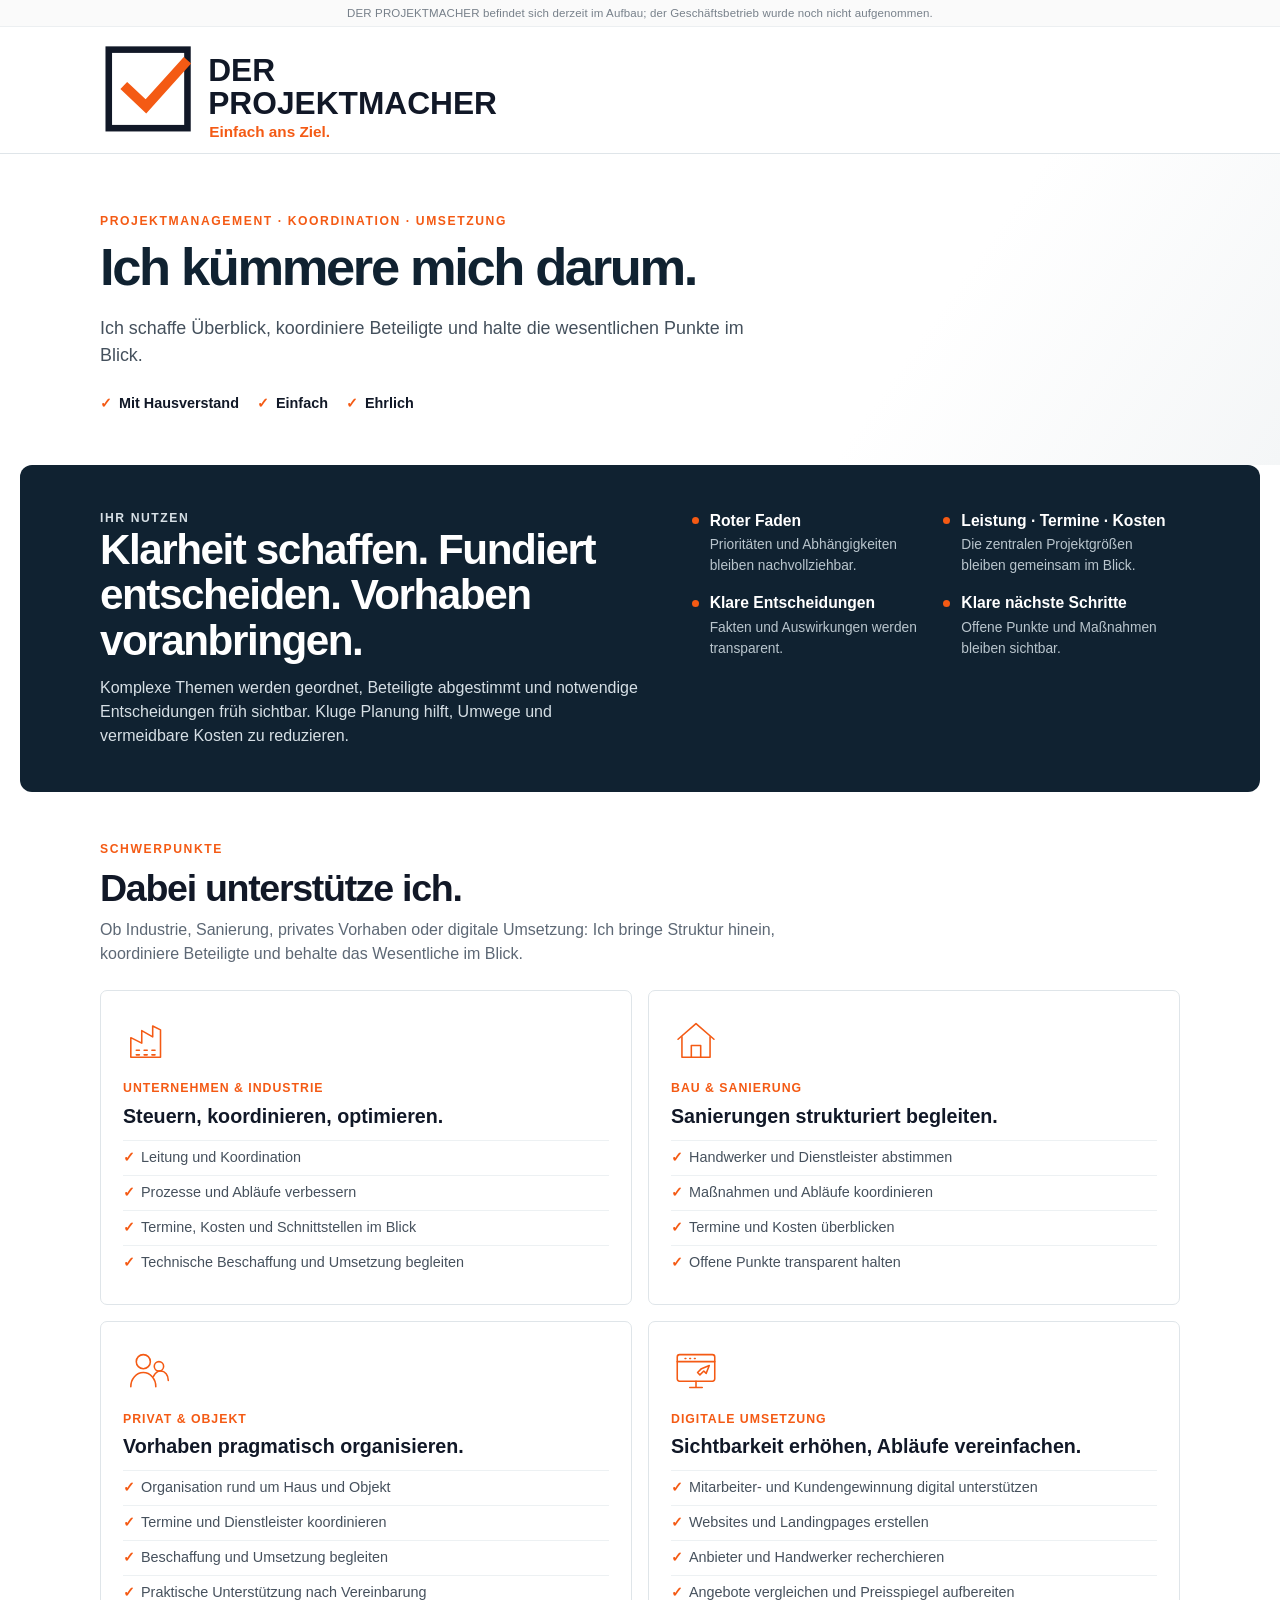
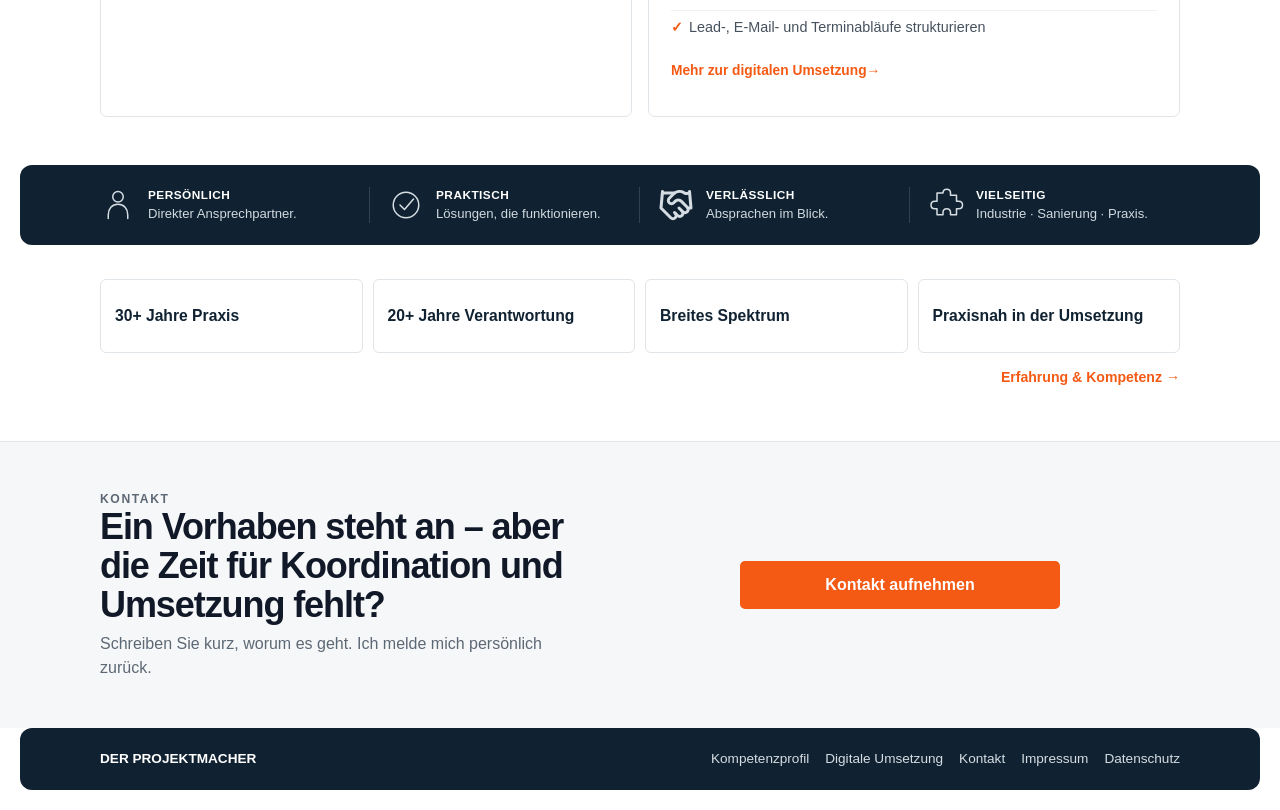
<file: index.html>
<!doctype html>
<html lang="de">
<head>
  <meta charset="utf-8">
  <meta name="viewport" content="width=device-width,initial-scale=1">
  <title>DER PROJEKTMACHER | Koordination, Umsetzung & digitale Unterstützung</title>
  <meta name="description" content="DER PROJEKTMACHER unterstützt Unternehmen, Sanierung und konkrete Vorhaben mit Koordination, Umsetzung und digitaler Unterstützung – von Recruiting und Website bis Recherche und Angebotsvergleich.">
  <meta name="robots" content="noindex,nofollow">
  <meta name="theme-color" content="#102231">
  <link rel="canonical" href="https://derprojektmacher.eu/">
  <meta property="og:title" content="DER PROJEKTMACHER – Einfach ans Ziel.">
  <meta property="og:description" content="Koordination, Umsetzung und digitale Unterstützung – klar, pragmatisch und mit Hausverstand.">
  <meta property="og:type" content="website">
  <meta property="og:url" content="https://derprojektmacher.eu/">
  <meta property="og:locale" content="de_AT">
  <link rel="icon" href="favicon.svg" type="image/svg+xml">
  <link rel="stylesheet" href="assets/css/site.css?v=17.9">
</head>
<body>
<div class="prelaunch" role="note"><div class="wrap prelaunch-inner"><span>DER PROJEKTMACHER befindet sich derzeit im Aufbau; der Geschäftsbetrieb wurde noch nicht aufgenommen.</span></div></div>
<header class="site-header">
  <div class="wrap header-inner"><a href="index.html" aria-label="DER PROJEKTMACHER Startseite"><img class="site-logo" src="logo.svg" alt="DER PROJEKTMACHER – Einfach ans Ziel."></a></div>
</header>
<main>
  <section class="hero">
    <div class="wrap">
      <p class="kicker desktop-extra">Projektmanagement · Koordination · Umsetzung</p>
      <p class="kicker mobile-only">Projektmanagement · Koordination</p>
      <h1><span>Ich kümmere mich darum.</span></h1>
      <p class="lead"><span class="desktop-extra">Ich schaffe Überblick, koordiniere Beteiligte und halte die wesentlichen Punkte im Blick.</span><span class="mobile-only">Überblick schaffen, Beteiligte koordinieren, das Wesentliche im Blick behalten.</span></p>
      <ul class="micro-values" aria-label="Arbeitsweise"><li>Mit Hausverstand</li><li>Einfach</li><li>Ehrlich</li></ul>
    </div>
  </section>

  <section class="usp" aria-labelledby="usp-title">
    <div class="wrap usp-grid">
      <div>
        <p class="kicker">Ihr Nutzen</p>
        <h2 id="usp-title"><span class="desktop-extra">Klarheit schaffen. Fundiert entscheiden. Vorhaben voranbringen.</span><span class="mobile-only">Klarheit für gute Entscheidungen.</span></h2>
        <p class="desktop-extra">Komplexe Themen werden geordnet, Beteiligte abgestimmt und notwendige Entscheidungen früh sichtbar. Kluge Planung hilft, Umwege und vermeidbare Kosten zu reduzieren.</p><p class="mobile-only usp-benefit">Kluge Planung hilft, Umwege und vermeidbare Kosten zu reduzieren.</p>
      </div>
      <div class="usp-points">
        <div class="usp-point"><strong>Roter Faden</strong><span>Prioritäten und Abhängigkeiten bleiben nachvollziehbar.</span></div>
        <div class="usp-point"><strong>Leistung · Termine · Kosten</strong><span>Die zentralen Projektgrößen bleiben gemeinsam im Blick.</span></div>
        <div class="usp-point"><strong>Klare Entscheidungen</strong><span>Fakten und Auswirkungen werden transparent.</span></div>
        <div class="usp-point"><strong>Klare nächste Schritte</strong><span>Offene Punkte und Maßnahmen bleiben sichtbar.</span></div>
      </div>
    </div>
  </section>

  <section class="section focus-section" aria-labelledby="schwerpunkte-title">
    <div class="wrap">
      <div class="section-head"><div><p class="kicker">Schwerpunkte</p><h2 id="schwerpunkte-title">Dabei unterstütze ich.</h2><p class="section-intro desktop-extra">Ob Industrie, Sanierung, privates Vorhaben oder digitale Umsetzung: Ich bringe Struktur hinein, koordiniere Beteiligte und behalte das Wesentliche im Blick.</p></div></div>
      <div class="focus-grid">
        <article class="focus-card">
          <div class="focus-icon" aria-hidden="true"><svg viewBox="0 0 64 64"><path d="M10 54V29l14 7V20l14 8V14l10 5v35H10Z"/><path d="M17 45h4M27 45h4M37 45h4M17 51h4M27 51h4M37 51h4"/></svg></div>
          <div class="focus-copy">
            <div class="focus-label">Unternehmen &amp; Industrie</div><h3>Steuern, koordinieren, optimieren.</h3><p class="focus-summary mobile-only">Leitung, Abläufe, Schnittstellen.</p>
            <details class="focus-details" open><summary>Details anzeigen</summary><ul><li>Leitung und Koordination</li><li>Prozesse und Abläufe verbessern</li><li>Termine, Kosten und Schnittstellen im Blick</li><li>Technische Beschaffung und Umsetzung begleiten</li></ul></details>
          </div>
        </article>
        <article class="focus-card">
          <div class="focus-icon" aria-hidden="true"><svg viewBox="0 0 64 64"><path d="M9 31 32 11l23 20"/><path d="M14 28v26h36V28"/><path d="M26 54V39h12v15"/></svg></div>
          <div class="focus-copy">
            <div class="focus-label">Bau &amp; Sanierung</div><h3>Sanierungen strukturiert begleiten.</h3><p class="focus-summary mobile-only">Handwerker, Termine, Kosten.</p>
            <details class="focus-details" open><summary>Details anzeigen</summary><ul><li>Handwerker und Dienstleister abstimmen</li><li>Maßnahmen und Abläufe koordinieren</li><li>Termine und Kosten überblicken</li><li>Offene Punkte transparent halten</li></ul></details>
          </div>
        </article>
        <article class="focus-card">
          <div class="focus-icon" aria-hidden="true"><svg viewBox="0 0 64 64"><circle cx="26" cy="20" r="9"/><path d="M10 52c0-10 7-18 16-18s16 8 16 18"/><circle cx="46" cy="26" r="6"/><path d="M39 39c2-4 5-7 9-7 6 0 10 5 10 12"/></svg></div>
          <div class="focus-copy">
            <div class="focus-label">Privat &amp; Objekt</div><h3>Vorhaben pragmatisch organisieren.</h3><p class="focus-summary mobile-only">Organisation, Dienstleister, Umsetzung.</p>
            <details class="focus-details" open><summary>Details anzeigen</summary><ul><li>Organisation rund um Haus und Objekt</li><li>Termine und Dienstleister koordinieren</li><li>Beschaffung und Umsetzung begleiten</li><li>Praktische Unterstützung nach Vereinbarung</li></ul></details>
          </div>
        </article>
        <article class="focus-card digital-card">
          <div class="focus-icon" aria-hidden="true"><svg viewBox="0 0 64 64"><rect x="8" y="11" width="48" height="34" rx="3"/><path d="M8 20h48M18 16h1M24 16h1M30 16h1"/><path d="M24 53h16M32 45v8"/><path d="M39 29l10-4-4 10-3-3-5 5-3-3 5-5Z"/></svg></div>
          <div class="focus-copy">
            <div class="focus-label">Digitale Umsetzung</div><h3>Sichtbarkeit erhöhen, Abläufe vereinfachen.</h3><p class="focus-summary mobile-only">Web, Recruiting, Recherche &amp; Vergleiche.</p>
            <details class="focus-details" open><summary>Details anzeigen</summary><ul><li>Mitarbeiter- und Kundengewinnung digital unterstützen</li><li>Websites und Landingpages erstellen</li><li>Anbieter und Handwerker recherchieren</li><li>Angebote vergleichen und Preisspiegel aufbereiten</li><li>Lead-, E-Mail- und Terminabläufe strukturieren</li></ul></details>
            <a class="focus-link" href="digital-marketing.html">Mehr zur digitalen Umsetzung</a>
          </div>
        </article>
      </div>
    </div>
  </section>

  <section class="qualities" aria-label="Arbeitsweise und Stärken">
    <div class="wrap qualities-grid">
      <div class="quality"><div class="icon" aria-hidden="true"><svg viewBox="0 0 48 48"><circle cx="24" cy="13" r="7"/><path d="M11 42v-5c0-8 5-14 13-14s13 6 13 14v5"/></svg></div><div><strong>Persönlich</strong><span>Direkter Ansprechpartner.</span></div></div>
      <div class="quality"><div class="icon" aria-hidden="true"><svg viewBox="0 0 48 48"><circle cx="24" cy="24" r="17"/><path d="m16 24 6 6 12-14"/></svg></div><div><strong>Praktisch</strong><span>Lösungen, die funktionieren.</span></div></div>
      <div class="quality"><div class="icon hand" aria-hidden="true"><svg viewBox="0 0 24 24"><path d="m11 17 2 2a1 1 0 1 0 3-3"/><path d="m14 14 2.5 2.5a1 1 0 1 0 3-3l-3.88-3.88a3 3 0 0 0-4.24 0l-.88.88a1 1 0 1 1-3-3l2.81-2.81a5.79 5.79 0 0 1 7.06-.87l.47.28a2 2 0 0 0 1.42.25L21 4"/><path d="m21 3 1 11h-2"/><path d="M3 3 2 14l6.5 6.5a1 1 0 1 0 3-3"/><path d="M3 4h8"/></svg></div><div><strong>Verlässlich</strong><span>Absprachen im Blick.</span></div></div>
      <div class="quality"><div class="icon" aria-hidden="true"><svg viewBox="0 0 48 48"><path d="M12 8h8c0-3 2-5 5-5s5 2 5 5v3h8v8h3c3 0 5 2 5 5s-2 5-5 5h-3v8h-8v-3c0-3-2-5-5-5s-5 2-5 5v3h-8v-8H9c-3 0-5-2-5-5s2-5 5-5h3V8Z"/></svg></div><div><strong>Vielseitig</strong><span>Industrie · Sanierung · Praxis.</span></div></div>
    </div>
  </section>

  <section class="trust" aria-label="Erfahrung und Kompetenz">
    <div class="wrap">
      <div class="trust-grid">
        <div class="metric"><strong>30+ Jahre Praxis</strong></div>
        <div class="metric"><strong>20+ Jahre Verantwortung</strong></div>
        <div class="metric"><strong>Breites Spektrum</strong></div>
        <div class="metric"><strong>Praxisnah in der Umsetzung</strong></div>
      </div>
      <a class="text-link trust-link" href="erfahrung-kompetenz.html">Erfahrung &amp; Kompetenz</a>
    </div>
  </section>

  <section class="contact" id="kontakt">
    <div class="wrap contact-box">
      <div><p class="kicker">Kontakt</p><h2><span class="desktop-extra">Ein Vorhaben steht an – aber die Zeit für Koordination und Umsetzung fehlt?</span><span class="mobile-only">Ein Vorhaben steht an?</span></h2><p>Schreiben Sie kurz, worum es geht. Ich melde mich persönlich zurück.</p></div>
      <div class="contact-actions contact-actions-single">
        <a class="email-button contact-main-cta" href="kontakt.html">Kontakt aufnehmen</a>
      </div>
    </div>
  </section>
</main>
<footer><div class="wrap footer-row"><strong>DER PROJEKTMACHER</strong><nav class="footer-links" aria-label="Fußnavigation"><a href="erfahrung-kompetenz.html">Kompetenzprofil</a><a href="digital-marketing.html">Digitale Umsetzung</a><a href="kontakt.html">Kontakt</a><a href="impressum.html">Impressum</a><a href="datenschutz.html">Datenschutz</a></nav></div></footer>

<script>
(function(){
  const mq=window.matchMedia('(max-width:760px)');
  const details=[...document.querySelectorAll('.focus-details')];
  function sync(){
    details.forEach(function(item){
      if(mq.matches){ item.removeAttribute('open'); }
      else { item.setAttribute('open',''); }
    });
  }
  sync();
  if(mq.addEventListener){ mq.addEventListener('change',sync); } else if(mq.addListener){ mq.addListener(sync); }
})();
</script>
</body>
</html>
</file>
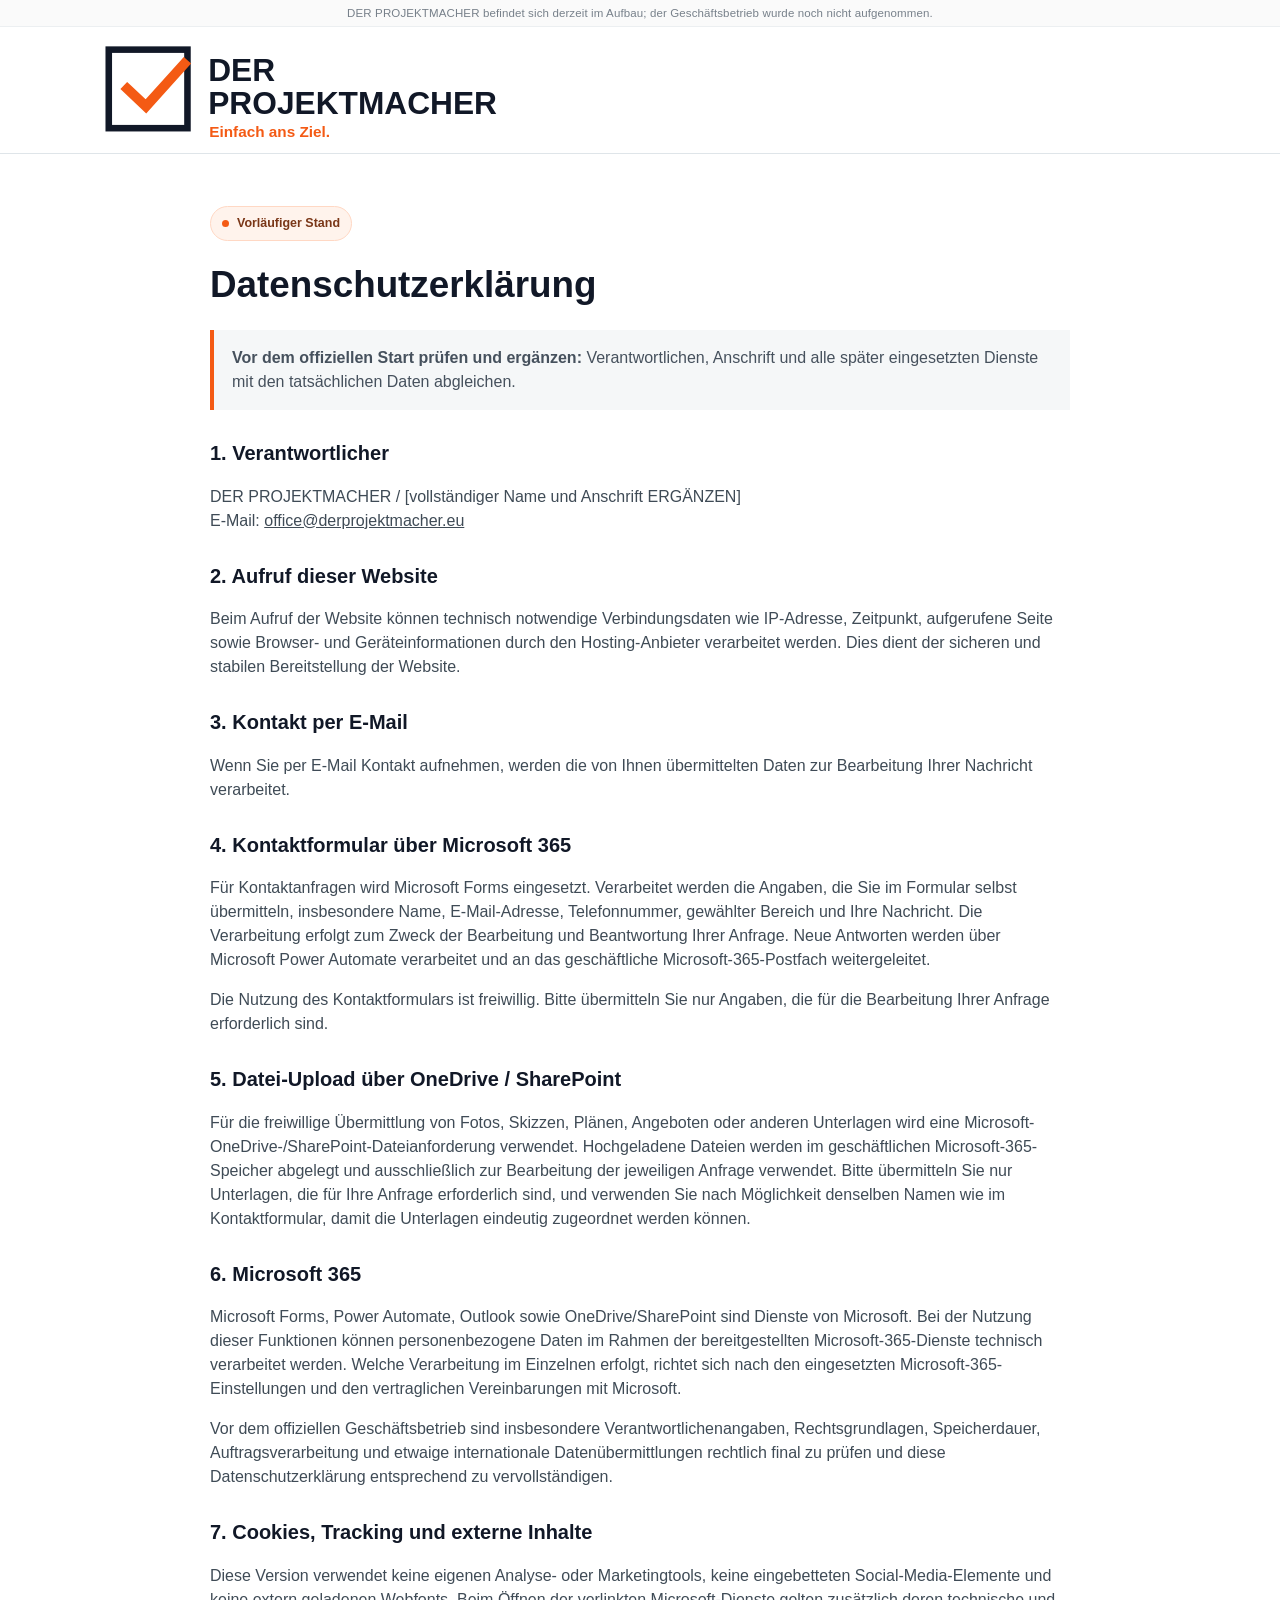
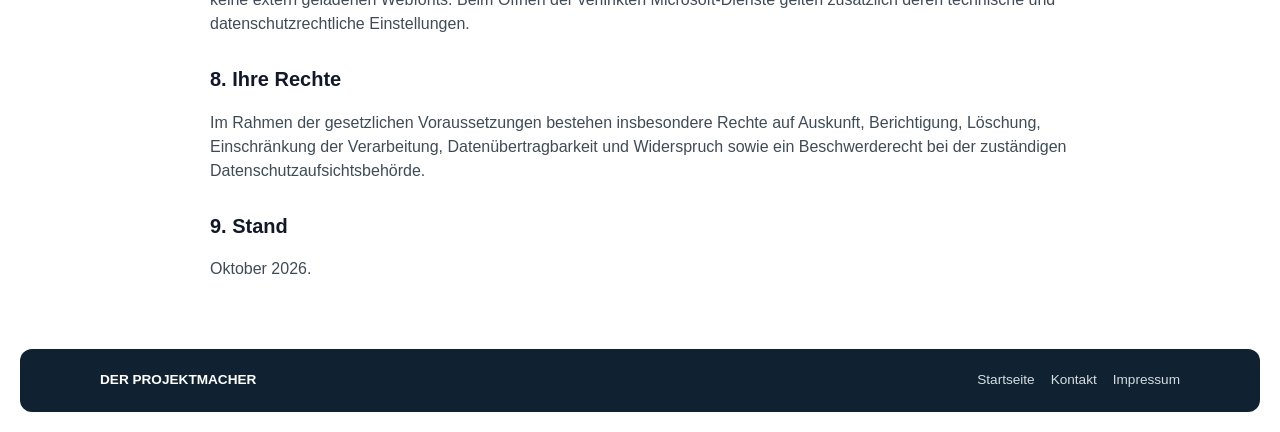
<file: datenschutz.html>
<!doctype html>
<html lang="de"><head><meta charset="utf-8"><meta name="viewport" content="width=device-width,initial-scale=1"><title>Datenschutz | DER PROJEKTMACHER</title><meta name="robots" content="noindex,nofollow"><link rel="canonical" href="https://derprojektmacher.eu/datenschutz.html">
  <link rel="icon" href="favicon.svg" type="image/svg+xml"><link rel="stylesheet" href="assets/css/site.css?v=17.9"></head>
<body><div class="prelaunch" role="note"><div class="wrap prelaunch-inner"><span>DER PROJEKTMACHER befindet sich derzeit im Aufbau; der Geschäftsbetrieb wurde noch nicht aufgenommen.</span></div></div><header class="site-header"><div class="wrap header-inner"><a href="index.html"><img class="site-logo" src="logo.svg" alt="DER PROJEKTMACHER"></a></div></header><main class="sub-content"><div class="wrap legal"><span class="status-badge">Vorläufiger Stand</span><h1>Datenschutzerklärung</h1><div class="notice"><strong>Vor dem offiziellen Start prüfen und ergänzen:</strong> Verantwortlichen, Anschrift und alle später eingesetzten Dienste mit den tatsächlichen Daten abgleichen.</div><h2>1. Verantwortlicher</h2><p>DER PROJEKTMACHER / [vollständiger Name und Anschrift ERGÄNZEN]<br>E-Mail: <a href="mailto:office@derprojektmacher.eu">office@derprojektmacher.eu</a></p><h2>2. Aufruf dieser Website</h2><p>Beim Aufruf der Website können technisch notwendige Verbindungsdaten wie IP-Adresse, Zeitpunkt, aufgerufene Seite sowie Browser- und Geräteinformationen durch den Hosting-Anbieter verarbeitet werden. Dies dient der sicheren und stabilen Bereitstellung der Website.</p><h2>3. Kontakt per E-Mail</h2><p>Wenn Sie per E-Mail Kontakt aufnehmen, werden die von Ihnen übermittelten Daten zur Bearbeitung Ihrer Nachricht verarbeitet.</p><h2>4. Kontaktformular über Microsoft 365</h2><p>Für Kontaktanfragen wird Microsoft Forms eingesetzt. Verarbeitet werden die Angaben, die Sie im Formular selbst übermitteln, insbesondere Name, E-Mail-Adresse, Telefonnummer, gewählter Bereich und Ihre Nachricht. Die Verarbeitung erfolgt zum Zweck der Bearbeitung und Beantwortung Ihrer Anfrage. Neue Antworten werden über Microsoft Power Automate verarbeitet und an das geschäftliche Microsoft-365-Postfach weitergeleitet.</p><p>Die Nutzung des Kontaktformulars ist freiwillig. Bitte übermitteln Sie nur Angaben, die für die Bearbeitung Ihrer Anfrage erforderlich sind.</p><h2>5. Datei-Upload über OneDrive / SharePoint</h2><p>Für die freiwillige Übermittlung von Fotos, Skizzen, Plänen, Angeboten oder anderen Unterlagen wird eine Microsoft-OneDrive-/SharePoint-Dateianforderung verwendet. Hochgeladene Dateien werden im geschäftlichen Microsoft-365-Speicher abgelegt und ausschließlich zur Bearbeitung der jeweiligen Anfrage verwendet. Bitte übermitteln Sie nur Unterlagen, die für Ihre Anfrage erforderlich sind, und verwenden Sie nach Möglichkeit denselben Namen wie im Kontaktformular, damit die Unterlagen eindeutig zugeordnet werden können.</p><h2>6. Microsoft 365</h2><p>Microsoft Forms, Power Automate, Outlook sowie OneDrive/SharePoint sind Dienste von Microsoft. Bei der Nutzung dieser Funktionen können personenbezogene Daten im Rahmen der bereitgestellten Microsoft-365-Dienste technisch verarbeitet werden. Welche Verarbeitung im Einzelnen erfolgt, richtet sich nach den eingesetzten Microsoft-365-Einstellungen und den vertraglichen Vereinbarungen mit Microsoft.</p><p>Vor dem offiziellen Geschäftsbetrieb sind insbesondere Verantwortlichenangaben, Rechtsgrundlagen, Speicherdauer, Auftragsverarbeitung und etwaige internationale Datenübermittlungen rechtlich final zu prüfen und diese Datenschutzerklärung entsprechend zu vervollständigen.</p><h2>7. Cookies, Tracking und externe Inhalte</h2><p>Diese Version verwendet keine eigenen Analyse- oder Marketingtools, keine eingebetteten Social-Media-Elemente und keine extern geladenen Webfonts. Beim Öffnen der verlinkten Microsoft-Dienste gelten zusätzlich deren technische und datenschutzrechtliche Einstellungen.</p><h2>8. Ihre Rechte</h2><p>Im Rahmen der gesetzlichen Voraussetzungen bestehen insbesondere Rechte auf Auskunft, Berichtigung, Löschung, Einschränkung der Verarbeitung, Datenübertragbarkeit und Widerspruch sowie ein Beschwerderecht bei der zuständigen Datenschutzaufsichtsbehörde.</p><h2>9. Stand</h2><p>Oktober 2026.</p></div></main><footer><div class="wrap footer-row"><strong>DER PROJEKTMACHER</strong><nav class="footer-links"><a href="index.html">Startseite</a><a href="kontakt.html">Kontakt</a><a href="impressum.html">Impressum</a></nav></div></footer></body></html>
</file>
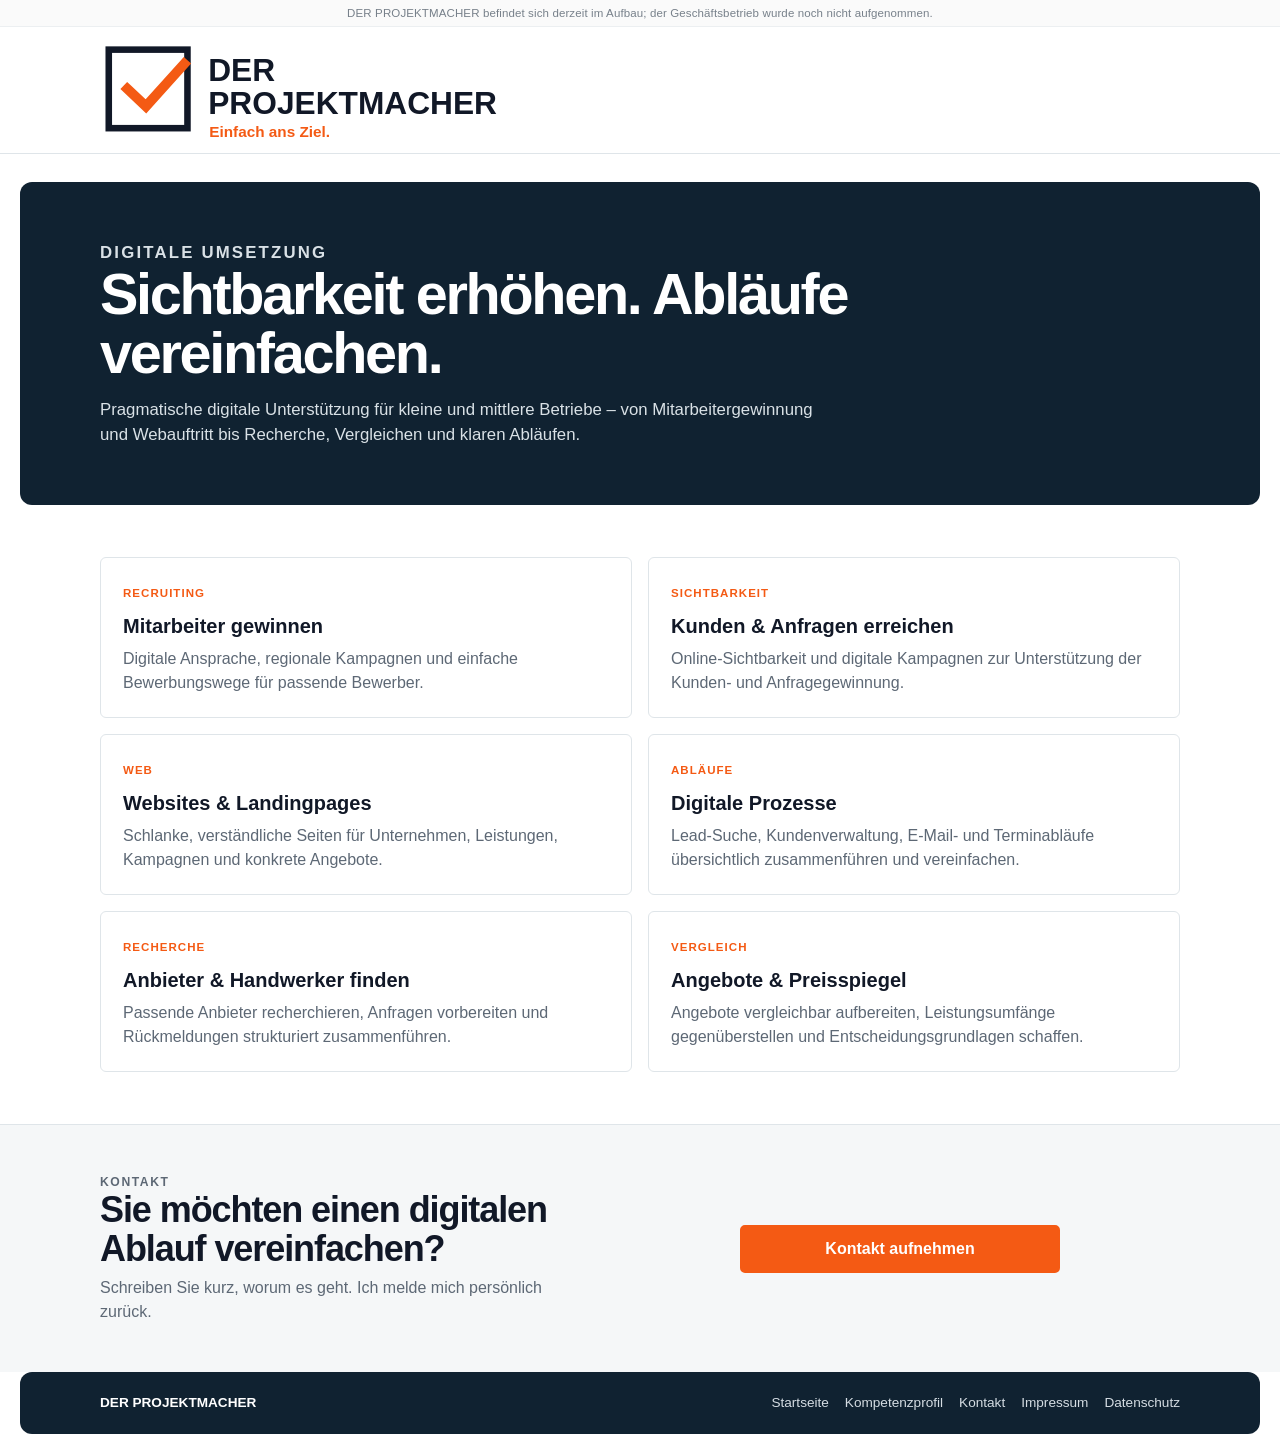
<file: digital-marketing.html>
<!doctype html>
<html lang="de">
<head>
  <meta charset="utf-8"><meta name="viewport" content="width=device-width,initial-scale=1">
  <title>Digitale Umsetzung | DER PROJEKTMACHER</title>
  <meta name="description" content="Digitale Umsetzung mit DER PROJEKTMACHER: Mitarbeiter- und Kundengewinnung, Websites, digitale Abläufe, Anbieterrecherche, Angebotsvergleich und Preisspiegel.">
  <meta name="robots" content="noindex,nofollow"><meta name="theme-color" content="#102231">
  <link rel="canonical" href="https://derprojektmacher.eu/digital-marketing.html">
  <link rel="icon" href="favicon.svg" type="image/svg+xml"><link rel="stylesheet" href="assets/css/site.css?v=17.9">
</head>
<body>
<div class="prelaunch" role="note"><div class="wrap prelaunch-inner"><span>DER PROJEKTMACHER befindet sich derzeit im Aufbau; der Geschäftsbetrieb wurde noch nicht aufgenommen.</span></div></div>
<header class="site-header"><div class="wrap header-inner"><a href="index.html"><img class="site-logo" src="logo.svg" alt="DER PROJEKTMACHER"></a></div></header>
<main>
  <section class="sub-hero"><div class="wrap"><p class="kicker">Digitale Umsetzung</p><h1>Sichtbarkeit erhöhen. Abläufe vereinfachen.</h1><p>Pragmatische digitale Unterstützung für kleine und mittlere Betriebe – von Mitarbeitergewinnung und Webauftritt bis Recherche, Vergleichen und klaren Abläufen.</p></div></section>
  <section class="sub-content"><div class="wrap"><div class="profile-grid">
    <article class="profile-card"><span class="small">Recruiting</span><h2>Mitarbeiter gewinnen</h2><p>Digitale Ansprache, regionale Kampagnen und einfache Bewerbungswege für passende Bewerber.</p></article>
    <article class="profile-card"><span class="small">Sichtbarkeit</span><h2>Kunden &amp; Anfragen erreichen</h2><p>Online-Sichtbarkeit und digitale Kampagnen zur Unterstützung der Kunden- und Anfragegewinnung.</p></article>
    <article class="profile-card"><span class="small">Web</span><h2>Websites &amp; Landingpages</h2><p>Schlanke, verständliche Seiten für Unternehmen, Leistungen, Kampagnen und konkrete Angebote.</p></article>
    <article class="profile-card"><span class="small">Abläufe</span><h2>Digitale Prozesse</h2><p>Lead-Suche, Kundenverwaltung, E-Mail- und Terminabläufe übersichtlich zusammenführen und vereinfachen.</p></article>
    <article class="profile-card"><span class="small">Recherche</span><h2>Anbieter &amp; Handwerker finden</h2><p>Passende Anbieter recherchieren, Anfragen vorbereiten und Rückmeldungen strukturiert zusammenführen.</p></article>
    <article class="profile-card"><span class="small">Vergleich</span><h2>Angebote &amp; Preisspiegel</h2><p>Angebote vergleichbar aufbereiten, Leistungsumfänge gegenüberstellen und Entscheidungsgrundlagen schaffen.</p></article>
  </div></div></section>
  <section class="contact"><div class="wrap contact-box"><div><p class="kicker">Kontakt</p><h2>Sie möchten einen digitalen Ablauf vereinfachen?</h2><p>Schreiben Sie kurz, worum es geht. Ich melde mich persönlich zurück.</p></div><div class="contact-actions contact-actions-single"><a class="email-button contact-main-cta" href="kontakt.html">Kontakt aufnehmen</a></div></div></section>
</main>
<footer><div class="wrap footer-row"><strong>DER PROJEKTMACHER</strong><nav class="footer-links"><a href="index.html">Startseite</a><a href="erfahrung-kompetenz.html">Kompetenzprofil</a><a href="kontakt.html">Kontakt</a><a href="impressum.html">Impressum</a><a href="datenschutz.html">Datenschutz</a></nav></div></footer>
</body></html>
</file>
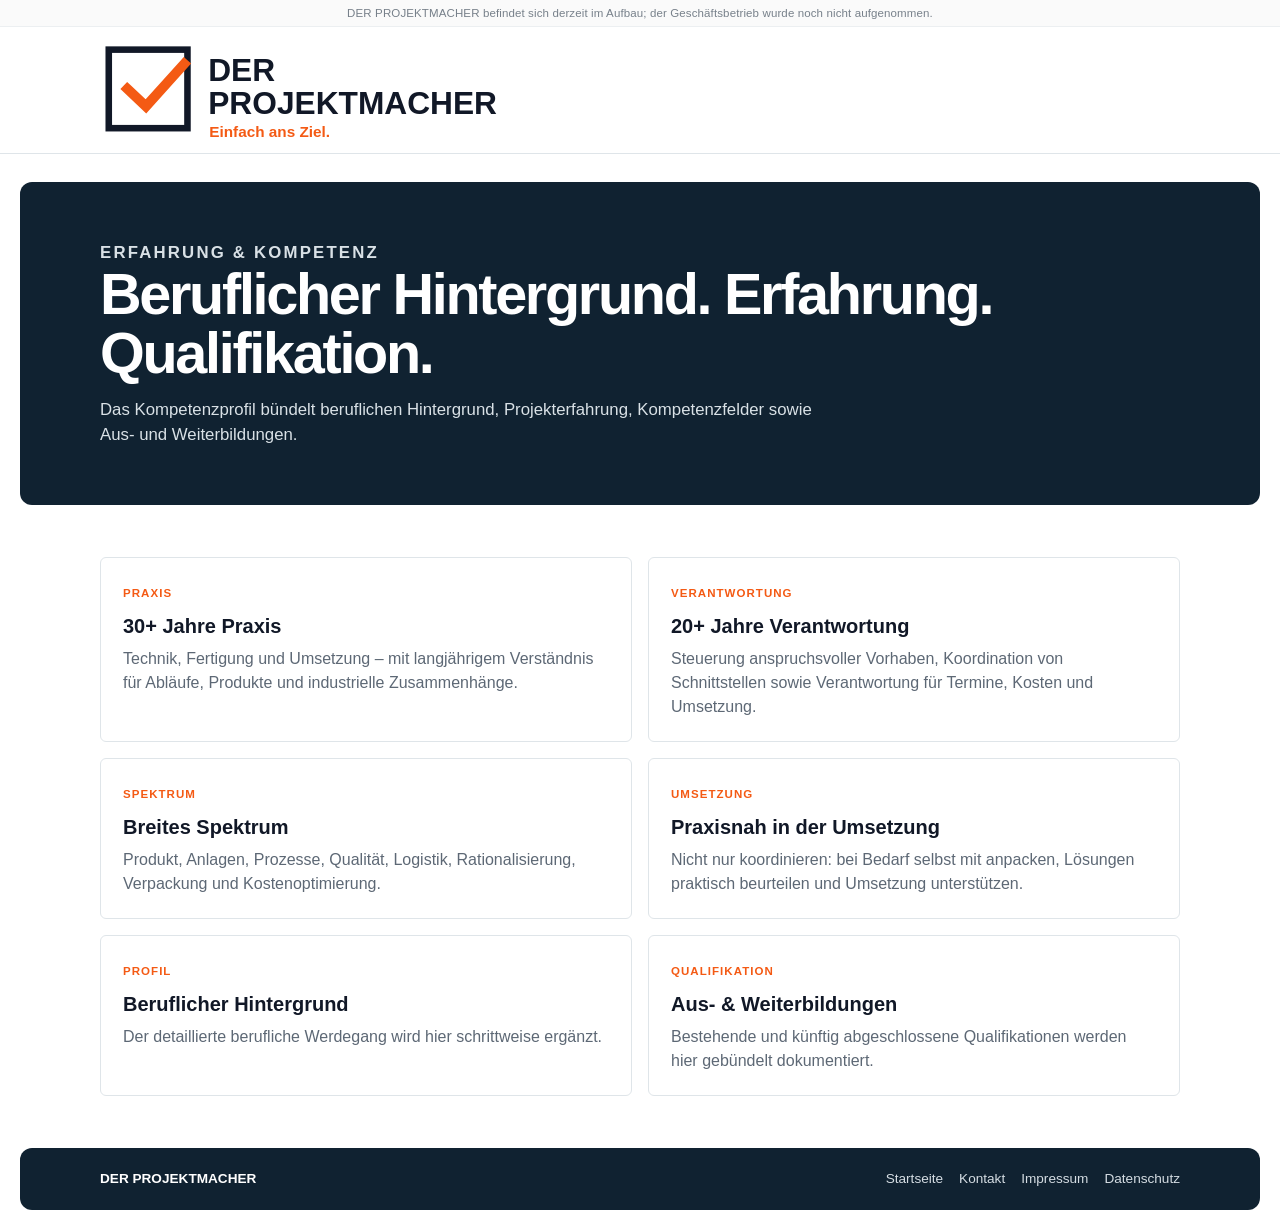
<file: erfahrung-kompetenz.html>
<!doctype html>
<html lang="de">
<head>
  <meta charset="utf-8"><meta name="viewport" content="width=device-width,initial-scale=1">
  <title>Erfahrung & Kompetenz | DER PROJEKTMACHER</title>
  <meta name="description" content="Erfahrung und Kompetenz von DER PROJEKTMACHER – beruflicher Hintergrund, Projekterfahrung, Kompetenzfelder sowie Aus- und Weiterbildungen.">
  <meta name="robots" content="noindex,nofollow"><meta name="theme-color" content="#102231">
  <link rel="canonical" href="https://derprojektmacher.eu/erfahrung-kompetenz.html">
  <link rel="icon" href="favicon.svg" type="image/svg+xml"><link rel="stylesheet" href="assets/css/site.css?v=17.9">
</head>
<body>
<div class="prelaunch" role="note"><div class="wrap prelaunch-inner"><span>DER PROJEKTMACHER befindet sich derzeit im Aufbau; der Geschäftsbetrieb wurde noch nicht aufgenommen.</span></div></div>
<header class="site-header"><div class="wrap header-inner"><a href="index.html"><img class="site-logo" src="logo.svg" alt="DER PROJEKTMACHER"></a></div></header>
<main>
  <section class="sub-hero"><div class="wrap"><p class="kicker">Erfahrung &amp; Kompetenz</p><h1>Beruflicher Hintergrund. Erfahrung. Qualifikation.</h1><p>Das Kompetenzprofil bündelt beruflichen Hintergrund, Projekterfahrung, Kompetenzfelder sowie Aus- und Weiterbildungen.</p></div></section>
  <section class="sub-content"><div class="wrap">
    <div class="profile-grid competence-summary">
      <article class="profile-card"><span class="small">Praxis</span><h2>30+ Jahre Praxis</h2><p>Technik, Fertigung und Umsetzung – mit langjährigem Verständnis für Abläufe, Produkte und industrielle Zusammenhänge.</p></article>
      <article class="profile-card"><span class="small">Verantwortung</span><h2>20+ Jahre Verantwortung</h2><p>Steuerung anspruchsvoller Vorhaben, Koordination von Schnittstellen sowie Verantwortung für Termine, Kosten und Umsetzung.</p></article>
      <article class="profile-card"><span class="small">Spektrum</span><h2>Breites Spektrum</h2><p>Produkt, Anlagen, Prozesse, Qualität, Logistik, Rationalisierung, Verpackung und Kostenoptimierung.</p></article>
      <article class="profile-card"><span class="small">Umsetzung</span><h2>Praxisnah in der Umsetzung</h2><p>Nicht nur koordinieren: bei Bedarf selbst mit anpacken, Lösungen praktisch beurteilen und Umsetzung unterstützen.</p></article>
    </div>
    <div class="profile-grid competence-next">
      <article class="profile-card"><span class="small">Profil</span><h2>Beruflicher Hintergrund</h2><p>Der detaillierte berufliche Werdegang wird hier schrittweise ergänzt.</p></article>
      <article class="profile-card"><span class="small">Qualifikation</span><h2>Aus- &amp; Weiterbildungen</h2><p>Bestehende und künftig abgeschlossene Qualifikationen werden hier gebündelt dokumentiert.</p></article>
    </div>
  </div></section>
</main>
<footer><div class="wrap footer-row"><strong>DER PROJEKTMACHER</strong><nav class="footer-links"><a href="index.html">Startseite</a><a href="kontakt.html">Kontakt</a><a href="impressum.html">Impressum</a><a href="datenschutz.html">Datenschutz</a></nav></div></footer>
</body></html>
</file>
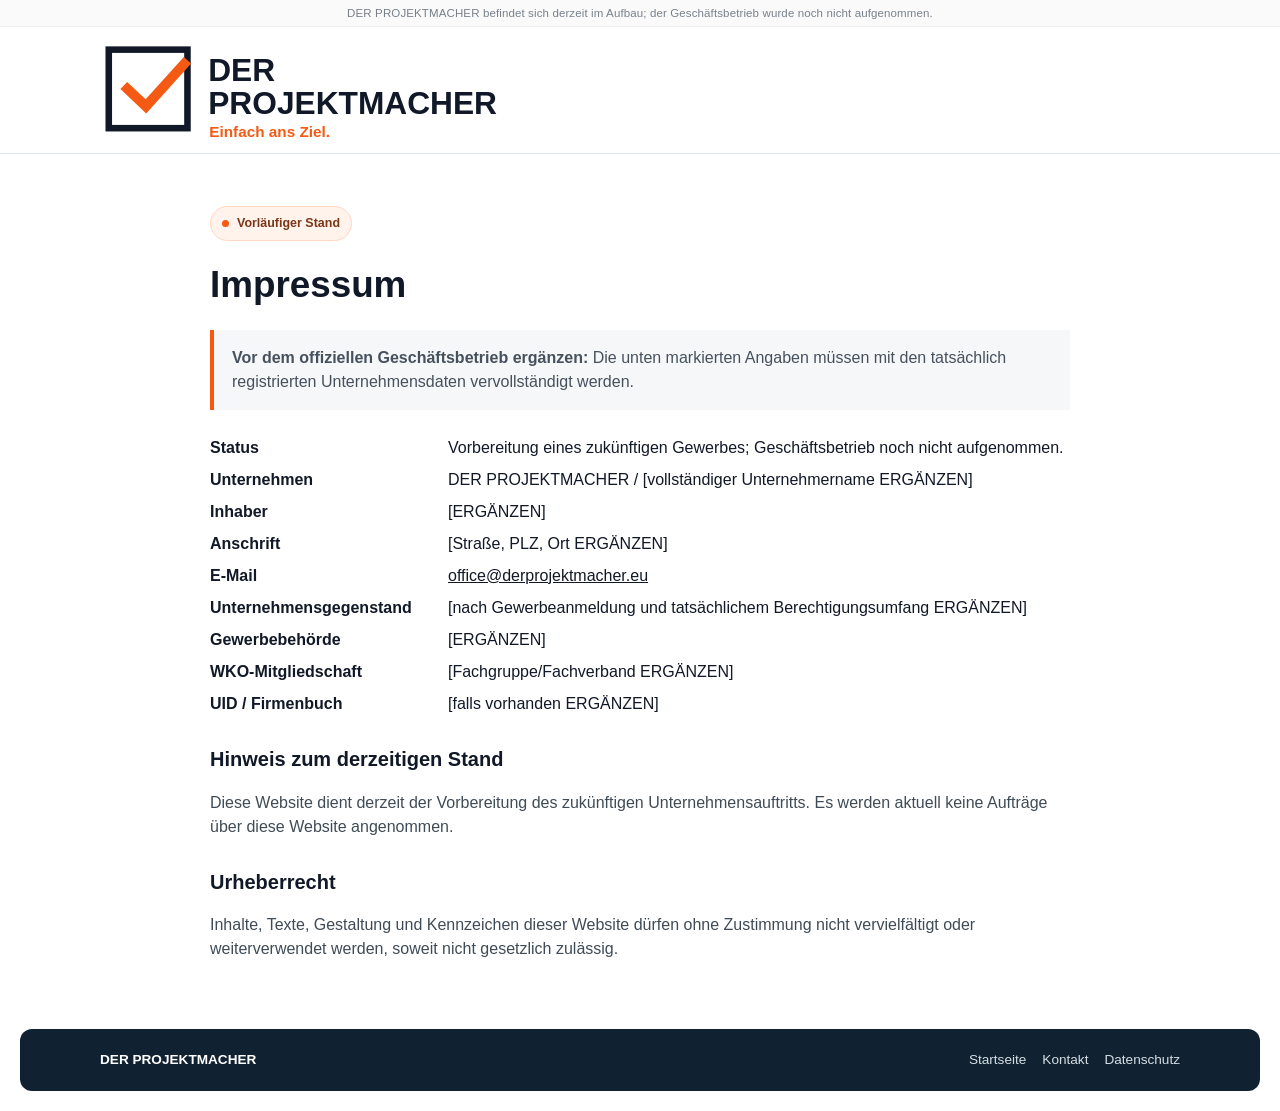
<file: impressum.html>
<!doctype html>
<html lang="de"><head><meta charset="utf-8"><meta name="viewport" content="width=device-width,initial-scale=1"><title>Impressum | DER PROJEKTMACHER</title><meta name="robots" content="noindex,nofollow"><link rel="canonical" href="https://derprojektmacher.eu/impressum.html">
  <link rel="icon" href="favicon.svg" type="image/svg+xml"><link rel="stylesheet" href="assets/css/site.css?v=17.9"></head>
<body><div class="prelaunch" role="note"><div class="wrap prelaunch-inner"><span>DER PROJEKTMACHER befindet sich derzeit im Aufbau; der Geschäftsbetrieb wurde noch nicht aufgenommen.</span></div></div><header class="site-header"><div class="wrap header-inner"><a href="index.html"><img class="site-logo" src="logo.svg" alt="DER PROJEKTMACHER"></a></div></header><main class="sub-content"><div class="wrap legal"><span class="status-badge">Vorläufiger Stand</span><h1>Impressum</h1><div class="notice"><strong>Vor dem offiziellen Geschäftsbetrieb ergänzen:</strong> Die unten markierten Angaben müssen mit den tatsächlich registrierten Unternehmensdaten vervollständigt werden.</div><dl><dt>Status</dt><dd>Vorbereitung eines zukünftigen Gewerbes; Geschäftsbetrieb noch nicht aufgenommen.</dd><dt>Unternehmen</dt><dd>DER PROJEKTMACHER / [vollständiger Unternehmername ERGÄNZEN]</dd><dt>Inhaber</dt><dd>[ERGÄNZEN]</dd><dt>Anschrift</dt><dd>[Straße, PLZ, Ort ERGÄNZEN]</dd><dt>E-Mail</dt><dd><a href="mailto:office@derprojektmacher.eu">office@derprojektmacher.eu</a></dd><dt>Unternehmensgegenstand</dt><dd>[nach Gewerbeanmeldung und tatsächlichem Berechtigungsumfang ERGÄNZEN]</dd><dt>Gewerbebehörde</dt><dd>[ERGÄNZEN]</dd><dt>WKO-Mitgliedschaft</dt><dd>[Fachgruppe/Fachverband ERGÄNZEN]</dd><dt>UID / Firmenbuch</dt><dd>[falls vorhanden ERGÄNZEN]</dd></dl><h2>Hinweis zum derzeitigen Stand</h2><p>Diese Website dient derzeit der Vorbereitung des zukünftigen Unternehmensauftritts. Es werden aktuell keine Aufträge über diese Website angenommen.</p><h2>Urheberrecht</h2><p>Inhalte, Texte, Gestaltung und Kennzeichen dieser Website dürfen ohne Zustimmung nicht vervielfältigt oder weiterverwendet werden, soweit nicht gesetzlich zulässig.</p></div></main><footer><div class="wrap footer-row"><strong>DER PROJEKTMACHER</strong><nav class="footer-links"><a href="index.html">Startseite</a><a href="kontakt.html">Kontakt</a><a href="datenschutz.html">Datenschutz</a></nav></div></footer></body></html>
</file>
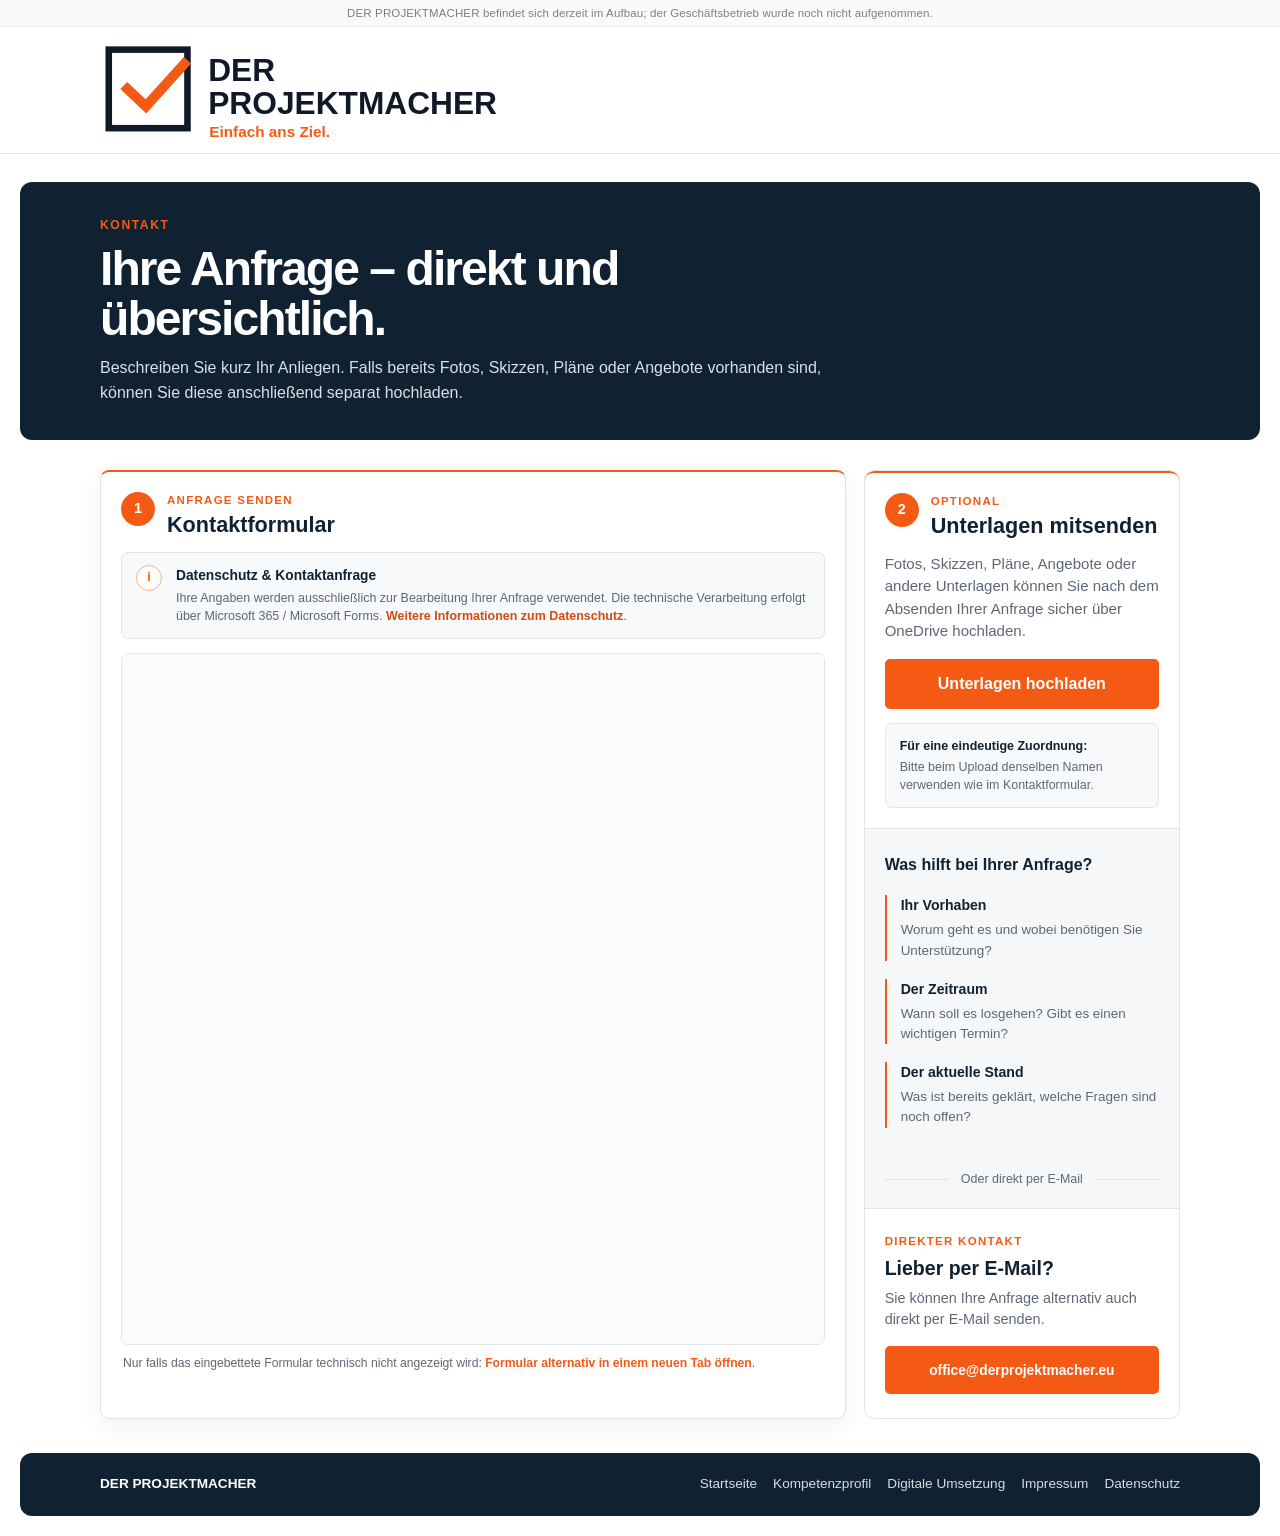
<file: kontakt.html>
<!doctype html>
<html lang="de">
<head>
  <meta charset="utf-8">
  <meta name="viewport" content="width=device-width,initial-scale=1">
  <title>Kontakt | DER PROJEKTMACHER</title>
  <meta name="description" content="Kontakt zu DER PROJEKTMACHER – Anfrage per Microsoft Forms, Unterlagen per OneDrive-Dateiupload oder direkt per E-Mail.">
  <meta name="robots" content="noindex,nofollow">
  <meta name="theme-color" content="#102231">
  <link rel="canonical" href="https://derprojektmacher.eu/kontakt.html">
  <link rel="icon" href="favicon.svg" type="image/svg+xml">
  <link rel="stylesheet" href="assets/css/site.css?v=17.9">
</head>
<body>
<div class="prelaunch" role="note"><div class="wrap prelaunch-inner"><span>DER PROJEKTMACHER befindet sich derzeit im Aufbau; der Geschäftsbetrieb wurde noch nicht aufgenommen.</span></div></div>
<header class="site-header"><div class="wrap header-inner"><a href="index.html" aria-label="DER PROJEKTMACHER Startseite"><img class="site-logo" src="logo.svg" alt="DER PROJEKTMACHER – Einfach ans Ziel."></a></div></header>
<main class="contact-main-v175">
  <section class="contact-intro-band">
    <div class="wrap contact-flow-wrap">
      <div class="contact-flow-head">
        <p class="kicker">Kontakt</p>
        <h1>Ihre Anfrage – direkt und übersichtlich.</h1>
        <p>Beschreiben Sie kurz Ihr Anliegen. Falls bereits Fotos, Skizzen, Pläne oder Angebote vorhanden sind, können Sie diese anschließend separat hochladen.</p>
      </div>
    </div>
  </section>

  <section class="contact-form-band">
    <div class="wrap contact-flow-wrap">
      <div class="contact-flow-grid">
        <section class="form-embed-card" aria-labelledby="contact-form-title">
          <div class="step-head">
            <span class="step-number" aria-hidden="true">1</span>
            <div>
              <p class="option-kicker">Anfrage senden</p>
              <h2 id="contact-form-title">Kontaktformular</h2>
            </div>
          </div>

          <div class="privacy-note" role="note" aria-label="Datenschutzhinweis">
            <div class="privacy-note-icon" aria-hidden="true">i</div>
            <div>
              <strong>Datenschutz &amp; Kontaktanfrage</strong>
              <p>Ihre Angaben werden ausschließlich zur Bearbeitung Ihrer Anfrage verwendet. Die technische Verarbeitung erfolgt über Microsoft 365 / Microsoft Forms. <a href="datenschutz.html">Weitere Informationen zum Datenschutz</a>.</p>
            </div>
          </div>

          <div class="forms-embed-shell">
            <iframe
              class="forms-embed"
              src="https://forms.cloud.microsoft/e/hC9kR78pGn?embed=true"
              title="DER PROJEKTMACHER – Kontaktanfrage"
              loading="eager"
              referrerpolicy="strict-origin-when-cross-origin"
              allowfullscreen>
            </iframe>
          </div>
          <p class="embed-fallback">Nur falls das eingebettete Formular technisch nicht angezeigt wird: <a href="https://forms.cloud.microsoft/e/hC9kR78pGn" target="_blank" rel="noopener noreferrer">Formular alternativ in einem neuen Tab öffnen</a>.</p>
        </section>

        <div class="contact-side-column">
        <aside class="upload-card" aria-labelledby="upload-title">
          <div class="step-head">
            <span class="step-number" aria-hidden="true">2</span>
            <div>
              <p class="option-kicker">Optional</p>
              <h2 id="upload-title">Unterlagen mitsenden</h2>
            </div>
          </div>
          <p>Fotos, Skizzen, Pläne, Angebote oder andere Unterlagen können Sie nach dem Absenden Ihrer Anfrage sicher über OneDrive hochladen.</p>
          <a class="form-button upload-button" href="https://derprojektmacher-my.sharepoint.com/:f:/g/personal/office_derprojektmacher_eu/IgBtzRLJXYIVR42DufuyB_4oAQ4trO0ZWMVKTpkSJUERhw0" target="_blank" rel="noopener noreferrer">Unterlagen hochladen</a>
          <div class="upload-note">
            <strong>Für eine eindeutige Zuordnung:</strong>
            <span>Bitte beim Upload denselben Namen verwenden wie im Kontaktformular.</span>
          </div>
        </aside>
<div class="contact-request-guide"><h3>Was hilft bei Ihrer Anfrage?</h3><ul><li><strong>Ihr Vorhaben</strong><span>Worum geht es und wobei benötigen Sie Unterstützung?</span></li><li><strong>Der Zeitraum</strong><span>Wann soll es losgehen? Gibt es einen wichtigen Termin?</span></li><li><strong>Der aktuelle Stand</strong><span>Was ist bereits geklärt, welche Fragen sind noch offen?</span></li></ul></div><div class="contact-alternative-divider"><span>Oder direkt per E-Mail</span></div>
<div class="contact-direct">
        <div>
          <p class="option-kicker">Direkter Kontakt</p>
          <h2>Lieber per E-Mail?</h2>
          <p>Sie können Ihre Anfrage alternativ auch direkt per E-Mail senden.</p>
        </div>
        <a class="email-button" href="mailto:office@derprojektmacher.eu" target="_blank" rel="noopener">office@derprojektmacher.eu</a>
      </div>
        </div>
      </div>
    </div>
  </section>


</main>
<footer><div class="wrap footer-row"><strong>DER PROJEKTMACHER</strong><nav class="footer-links" aria-label="Fußnavigation"><a href="index.html">Startseite</a><a href="erfahrung-kompetenz.html">Kompetenzprofil</a><a href="digital-marketing.html">Digitale Umsetzung</a><a href="impressum.html">Impressum</a><a href="datenschutz.html">Datenschutz</a></nav></div></footer>
</body>
</html>
</file>
<file: assets/css/site.css>
:root{
  --navy:#102231;
  --navy-deep:#0b1720;
  --ink:#111827;
  --muted:#5d6875;
  --line:#dfe5e9;
  --soft:#f5f7f8;
  --orange:#f45a14;
  --orange-dark:#d84a0b;
  --orange-soft:#fff3ec;
  --max:1080px;
}
*{box-sizing:border-box}
html{scroll-behavior:smooth;-webkit-text-size-adjust:100%}
body{margin:0;font-family:Inter,ui-sans-serif,-apple-system,BlinkMacSystemFont,"Segoe UI",Roboto,Helvetica,Arial,sans-serif;color:var(--ink);background:#fff;line-height:1.5}
a{color:inherit}
img,svg{max-width:100%;height:auto}
.wrap{width:min(calc(100% - 40px),var(--max));margin-inline:auto}
.site-header{background:#fff;border-bottom:1px solid var(--line)}
.header-inner{min-height:126px;display:flex;align-items:center;justify-content:flex-start}
.site-logo{display:block;width:470px;max-width:76vw}
.prelaunch{background:#fafafa;border-bottom:1px solid #eceff1;color:#77808a}
.prelaunch-inner{min-height:26px;display:flex;align-items:center;justify-content:center;text-align:center;font-size:.72rem;line-height:1.25;letter-spacing:.01em}
.prelaunch-dot{display:none}
.prelaunch strong{font-weight:500;color:inherit}
.kicker{font-size:.76rem;letter-spacing:.13em;text-transform:uppercase;font-weight:900;color:var(--orange);margin:0 0 10px}
.hero{padding:58px 0 50px;background:linear-gradient(125deg,#fff 0%,#fff 70%,#f4f6f7 100%)}
.hero h1{font-size:clamp(2.65rem,4.1vw,3.55rem);line-height:1.01;letter-spacing:-.045em;margin:0;max-width:760px}
.hero h1 span{display:block;color:var(--orange)}
.hero .lead{font-size:1.12rem;max-width:670px;margin:22px 0 0;color:#44505c}
.hero .micro-values{display:flex;gap:18px;flex-wrap:wrap;margin:24px 0 0;padding:0;list-style:none;font-weight:800;font-size:.9rem}
.hero .micro-values li::before{content:"✓";color:var(--orange);margin-right:7px}
.usp{background:var(--navy);color:#fff;padding:44px 0}
.usp-grid{display:grid;grid-template-columns:1.05fr .95fr;gap:52px;align-items:start}
.usp h2{font-size:clamp(2rem,3.3vw,2.65rem);line-height:1.08;letter-spacing:-.035em;margin:0 0 12px;max-width:620px}
.usp p{margin:0;color:#d7e0e6;max-width:650px}
.usp-points{display:grid;grid-template-columns:1fr 1fr;gap:15px}
.usp-point{border-top:2px solid var(--orange);padding-top:10px}
.usp-point strong{display:block;font-size:.98rem}
.usp-point span{display:block;color:#b9c5cd;font-size:.86rem;margin-top:3px}
.section{padding:48px 0}
.section.soft{background:var(--soft);border-block:1px solid var(--line)}
.section-head{display:flex;align-items:end;justify-content:space-between;gap:24px;margin-bottom:24px}
.section h2{font-size:clamp(1.8rem,3vw,2.35rem);line-height:1.08;letter-spacing:-.035em;margin:0}
.section-intro{max-width:720px;color:var(--muted);margin:10px 0 0;font-size:1rem}
.focus-section{background:#fff}
.focus-grid{display:grid;grid-template-columns:repeat(2,minmax(0,1fr));gap:16px}
.focus-card{border:1px solid var(--line);border-radius:7px;background:#fff;padding:24px 22px;min-width:0}
.focus-icon{width:50px;height:50px;color:var(--orange);margin-bottom:14px}
.focus-icon svg{display:block;width:100%;height:100%;fill:none;stroke:currentColor;stroke-width:2;stroke-linecap:round;stroke-linejoin:round}
.focus-label{font-size:.77rem;text-transform:uppercase;color:var(--orange);font-weight:900;letter-spacing:.08em;margin-bottom:7px}
.focus-card h3{font-size:1.23rem;line-height:1.18;margin:0 0 12px}
.focus-summary{margin:0;color:var(--muted);font-size:.86rem;line-height:1.35}
.focus-link{display:inline-flex;align-items:center;min-height:40px;margin-top:7px;color:var(--orange);font-weight:850;text-decoration:none;font-size:.86rem}
.focus-link::after{content:" →"}
.focus-card ul{list-style:none;margin:0;padding:0;color:#46515d}
.focus-card li{position:relative;padding:7px 0 7px 18px;border-top:1px solid #edf1f3;font-size:.9rem;line-height:1.38}
.focus-card li::before{content:"✓";position:absolute;left:0;color:var(--orange);font-weight:900}
.focus-details{margin:0}
.focus-details summary{display:none;list-style:none;color:var(--orange);font-weight:850;font-size:.82rem;cursor:pointer}
.focus-details summary::-webkit-details-marker{display:none}
.focus-details summary::after{content:" +"}
.focus-details[open] summary::after{content:" –"}
.qualities{background:#111d25;color:#fff;padding:22px 0}
.qualities-grid{display:grid;grid-template-columns:repeat(4,1fr)}
.quality{display:grid;grid-template-columns:38px 1fr;gap:10px;align-items:center;padding:0 18px;border-right:1px solid rgba(255,255,255,.14)}
.quality:first-child{padding-left:0}.quality:last-child{border-right:0;padding-right:0}
.quality .icon{width:36px;height:36px}
.quality strong{display:block;text-transform:uppercase;font-size:.74rem;letter-spacing:.04em}
.quality span{display:block;color:#d0d9df;font-size:.82rem;line-height:1.35}
.trust{padding:34px 0;background:#fff}
.trust-grid{display:grid;grid-template-columns:repeat(4,minmax(0,1fr));gap:1px;background:var(--line);border:1px solid var(--line)}
.metric{background:#fff;padding:18px 17px;min-width:0}
.metric strong{display:block;font-size:1rem;line-height:1.25;color:var(--navy)}
.metric span{display:block;font-size:.8rem;line-height:1.4;color:var(--muted);margin-top:4px}
.text-link{display:inline-flex;align-items:center;min-height:40px;color:var(--orange);font-weight:850;text-decoration:none;white-space:nowrap}
.text-link::after{content:" →"}
.trust-link{display:block;width:max-content;margin:14px 0 0 auto;font-size:.88rem}
.contact{padding:48px 0;background:var(--soft);border-top:1px solid var(--line)}
.contact-box{display:grid;grid-template-columns:1fr auto;gap:34px;align-items:center;border-left:5px solid var(--orange);padding:4px 0 4px 20px}
.contact h2{font-size:clamp(1.7rem,3vw,2.25rem);line-height:1.08;letter-spacing:-.03em;margin:0 0 7px}
.contact p{margin:0;color:var(--muted)}
.email{font-weight:900;color:var(--navy);text-decoration:none;border-bottom:2px solid var(--orange);white-space:nowrap}
footer{background:var(--navy-deep);color:#d5dde3;padding:21px 0}
.footer-row{display:flex;justify-content:space-between;gap:18px;align-items:center;flex-wrap:wrap;font-size:.85rem}
.footer-row strong{color:#fff}.footer-links{display:flex;gap:16px;flex-wrap:wrap}.footer-links a{text-decoration:none}
.sub-hero{background:var(--navy);color:#fff;padding:58px 0}
.sub-hero h1{font-size:clamp(2.3rem,4.5vw,3.7rem);line-height:1.02;letter-spacing:-.04em;margin:0 0 14px}
.sub-hero p{max-width:720px;color:#d9e1e6;margin:0;font-size:1.05rem}
.sub-content{padding:52px 0}
.notice{border-left:4px solid var(--orange);background:var(--soft);padding:16px 18px;color:#46515d;margin-bottom:26px}
.profile-grid{display:grid;grid-template-columns:repeat(2,minmax(0,1fr));gap:16px}
.profile-card{border:1px solid var(--line);border-radius:6px;padding:22px;background:#fff}
.profile-card .small{color:var(--orange);font-weight:900;text-transform:uppercase;letter-spacing:.09em;font-size:.72rem}
.profile-card h2{font-size:1.25rem;margin:7px 0 6px}.profile-card p{margin:0;color:var(--muted)}
.legal{max-width:860px}.legal h1{font-size:2.3rem;margin:0 0 18px}.legal h2{margin-top:28px;font-size:1.25rem}.legal p{color:#3f4b56}.legal dl{display:grid;grid-template-columns:220px 1fr;gap:8px 18px}.legal dt{font-weight:800}.legal dd{margin:0}
.status-badge{display:inline-flex;align-items:center;gap:8px;background:var(--orange-soft);color:#7a3617;border:1px solid #ffd8c4;border-radius:999px;padding:7px 11px;font-size:.78rem;font-weight:800;margin-bottom:16px}
.status-badge::before{content:"";width:7px;height:7px;border-radius:50%;background:var(--orange)}
.desktop-extra{display:block}.mobile-only{display:none}

@media(max-width:760px){
  .wrap{width:min(calc(100% - 28px),var(--max))}
  .desktop-extra{display:none!important}.mobile-only{display:block}
  .header-inner{min-height:auto;padding:14px 0 12px}
  .site-logo{width:min(92vw,390px);max-width:100%}
  .prelaunch-inner{min-height:22px;padding:4px 0;font-size:.64rem;line-height:1.25;justify-content:center;text-align:center}
  .prelaunch-dot{display:none}
  .hero{padding:28px 0 30px;background:#fff}
  .hero .kicker{font-size:.68rem;letter-spacing:.1em;margin-bottom:8px}
  .hero h1{font-size:clamp(1.95rem,9vw,2.35rem);line-height:1.02;letter-spacing:-.035em}
  .hero .lead{font-size:.98rem;line-height:1.5;margin-top:15px;max-width:100%}
  .hero .micro-values{font-size:.79rem;gap:6px 14px;margin-top:16px}
  .usp{padding:26px 0}
  .usp-grid{grid-template-columns:1fr;gap:16px}
  .usp .kicker{font-size:.68rem;margin-bottom:6px}
  .usp h2{font-size:1.62rem;line-height:1.06;margin-bottom:6px;max-width:100%}
  .usp p{font-size:.9rem;line-height:1.45}
  .usp-points{grid-template-columns:1fr 1fr;gap:10px 12px;margin-top:2px}
  .usp-point{padding-top:7px}
  .usp-point strong{font-size:.82rem}
  .usp-point span{display:none}
  .section{padding:30px 0}
  .section-head{display:block;margin-bottom:15px}
  .section .kicker{font-size:.67rem;margin-bottom:5px}
  .section h2{font-size:1.48rem;line-height:1.08}
  .section-intro{display:none}
  .focus-grid{grid-template-columns:1fr;gap:8px}
  .focus-card{display:grid;grid-template-columns:38px minmax(0,1fr);gap:10px;padding:11px 11px}
  .focus-icon{width:34px;height:34px;margin:0}
  .focus-label{font-size:.67rem;line-height:1.2;margin-bottom:3px}
  .focus-card h3{font-size:.98rem;line-height:1.14;margin:0 0 3px}
  .focus-summary{font-size:.76rem;line-height:1.28}
  .focus-link{font-size:.75rem;margin-top:2px;min-height:40px;padding:5px 0}
  .focus-details{margin-top:1px}
  .focus-details summary{display:inline-flex;align-items:center;min-height:38px;padding:5px 0;font-size:.73rem}
  .focus-details ul{display:grid;gap:0;padding-top:2px}
  .focus-details li{padding:3px 0 3px 15px;border-top:0;font-size:.76rem;line-height:1.3}
  .qualities{padding:13px 0}
  .qualities-grid{display:flex;flex-wrap:wrap;gap:7px 14px;justify-content:center}
  .quality{display:block;padding:0!important;border:0!important}
  .quality .icon,.quality span{display:none}
  .quality strong{font-size:.7rem;letter-spacing:.035em;color:#e9eef2}
  .trust{padding:20px 0}
  .trust-grid{grid-template-columns:1fr 1fr;gap:1px}
  .metric{padding:12px 11px}
  .metric strong{font-size:.82rem;line-height:1.25}.metric span{font-size:.68rem;line-height:1.35}
  .trust-link{margin:7px 0 0;font-size:.78rem;min-height:44px;padding:7px 0}
  .contact{padding:28px 0}
  .contact-box{display:block;border-left-width:4px;padding:2px 0 2px 14px}
  .contact h2{font-size:1.35rem;margin-bottom:6px}
  .contact p{font-size:.84rem;line-height:1.4;margin-bottom:12px}
  .email{display:inline-flex;align-items:center;min-height:44px;padding:7px 0;font-size:.9rem;white-space:normal;overflow-wrap:anywhere}
  footer{padding:16px 0}
  .footer-row{align-items:flex-start;flex-direction:column;font-size:.76rem;gap:8px}.footer-links{gap:2px 12px}.footer-links a{display:inline-flex;align-items:center;min-height:40px;padding:5px 0}
  .sub-hero{padding:34px 0}.sub-hero h1{font-size:1.9rem}.sub-hero p{font-size:.92rem}
  .sub-content{padding:32px 0}.notice{padding:13px 14px;font-size:.86rem;margin-bottom:18px}
  .profile-grid{grid-template-columns:1fr;gap:8px}.profile-card{padding:15px 14px}.profile-card h2{font-size:1.05rem;margin:4px 0 3px}.profile-card p{font-size:.82rem}
  .legal h1{font-size:1.85rem}.legal h2{font-size:1.1rem;margin-top:22px}.legal p{font-size:.9rem}.legal dl{grid-template-columns:1fr;gap:2px}.legal dt{margin-top:8px}.legal dd{font-size:.9rem}
  .status-badge{font-size:.72rem;padding:6px 9px}
}

/* V16.5 refinements */
.hero-first{color:var(--ink)!important}
.usp-point{border-top:0;padding-top:0;position:relative;padding-left:18px}
.usp-point::before{content:"";position:absolute;left:0;top:.52em;width:7px;height:7px;border-radius:50%;background:var(--orange)}
.trust-grid{background:transparent;border:0;gap:10px}
.metric{border:1px solid var(--line);border-radius:6px;display:flex;align-items:center;min-height:74px;padding:16px 14px}
.metric strong{font-size:.98rem}
.contact-actions{display:flex;flex-direction:column;align-items:stretch;gap:9px;min-width:250px}
.email-button,.form-button,.submit-button{display:inline-flex;align-items:center;justify-content:center;min-height:48px;border-radius:5px;padding:10px 16px;font-weight:900;text-decoration:none;line-height:1.25;text-align:center}
.email-button,.submit-button{background:var(--orange);color:#fff;border:2px solid var(--orange)}
.email-button:hover,.submit-button:hover{background:var(--orange-dark);border-color:var(--orange-dark)}
.form-button{background:#fff;color:var(--navy);border:2px solid var(--navy)}
.form-button:hover{background:var(--navy);color:#fff}

.contact-page{padding:44px 0 58px;background:var(--soft)}
.contact-form-wrap{display:grid;grid-template-columns:.8fr 1.2fr;gap:36px;align-items:start}
.contact-form-copy h1{font-size:clamp(2rem,4vw,3rem);line-height:1.04;letter-spacing:-.04em;margin:0 0 14px}
.contact-form-copy p{color:var(--muted);margin:0 0 14px}
.contact-form-card{background:#fff;border:1px solid var(--line);border-radius:8px;padding:24px}
.form-grid{display:grid;grid-template-columns:1fr 1fr;gap:16px}
.form-field{display:flex;flex-direction:column;gap:6px;min-width:0}
.form-field.full{grid-column:1/-1}
.form-field label{font-size:.84rem;font-weight:800;color:var(--navy)}
.form-field input,.form-field textarea{width:100%;font:inherit;color:var(--ink);background:#fff;border:1px solid #cfd7dc;border-radius:5px;padding:11px 12px;outline:none}
.form-field input:focus,.form-field textarea:focus{border-color:var(--orange);box-shadow:0 0 0 3px rgba(244,90,20,.12)}
.form-field textarea{min-height:150px;resize:vertical}
.form-help{font-size:.75rem;color:var(--muted);margin:0}
.file-row{padding:12px;border:1px dashed #c9d2d8;border-radius:6px;background:#fafbfb}
.file-list{margin:7px 0 0;padding:0;list-style:none;font-size:.75rem;color:var(--muted)}
.checkbox-row{display:grid;grid-template-columns:18px 1fr;gap:9px;align-items:start;font-size:.78rem;color:var(--muted)}
.checkbox-row input{margin-top:3px}
.form-actions{display:flex;align-items:center;gap:12px;flex-wrap:wrap;margin-top:4px}
.submit-button{font:inherit;cursor:pointer}
.submit-button[disabled]{opacity:.55;cursor:not-allowed}
.form-status{font-size:.78rem;color:var(--muted);margin:0}
.form-status.error{color:#a33219}
.form-status.ready{color:#27633a}
.competence-next{margin-top:16px}

@media(max-width:760px){
  .header-inner{padding:18px 0 16px}
  .hero{padding:34px 0 34px}
  .hero h1{font-size:clamp(1.95rem,8.5vw,2.25rem);line-height:1.04}
  .hero h1 span{display:block}
  .hero .lead{margin-top:18px;font-size:.95rem;line-height:1.55}
  .hero .micro-values{margin-top:19px}
  .usp{padding:22px 0 24px}
  .usp h2{font-size:1.42rem;line-height:1.12;margin-bottom:2px}
  .usp-points{gap:8px 14px;margin-top:5px}
  .usp-point{padding-left:14px;min-height:30px;display:flex;align-items:center}
  .usp-point::before{top:50%;transform:translateY(-50%);width:6px;height:6px}
  .usp-point strong{font-size:.78rem;line-height:1.28}
  .trust-grid{grid-template-columns:1fr 1fr;gap:7px}
  .metric{min-height:64px;padding:11px 10px}
  .metric strong{font-size:.78rem;line-height:1.25}
  .contact-actions{margin-top:14px;min-width:0;width:100%}
  .email-button,.form-button{width:100%;min-height:48px;font-size:.85rem}
  .contact-form-wrap{grid-template-columns:1fr;gap:20px}
  .contact-page{padding:28px 0 38px}
  .contact-form-copy h1{font-size:1.75rem}
  .contact-form-card{padding:16px 14px}
  .form-grid{grid-template-columns:1fr;gap:13px}
  .form-field.full{grid-column:auto}
  .submit-button{width:100%}
  .competence-summary,.competence-next{grid-template-columns:1fr}
}


/* V16.6 desktop alignment with the compact mobile design */
.hero h1{max-width:700px}
.contact-box{grid-template-columns:minmax(0,1fr) minmax(480px,560px);gap:40px;border-left:0;padding:0}
.contact-actions{display:grid;grid-template-columns:minmax(250px,1fr) auto minmax(170px,.72fr);align-items:center;gap:12px;min-width:0}
.contact-or{display:inline-flex;align-items:center;justify-content:center;color:var(--muted);font-size:.78rem;font-weight:800;text-transform:uppercase;letter-spacing:.08em}
.email-button,.form-button{width:100%}

@media(max-width:940px){
  .contact-box{grid-template-columns:1fr;gap:22px}
  .contact-actions{grid-template-columns:1fr auto 1fr;width:100%}
}

@media(max-width:760px){
  .hero h1{max-width:100%}
  .contact-box{border-left:0;padding:0}
  .contact-actions{display:grid;grid-template-columns:1fr;gap:7px;margin-top:14px;width:100%}
  .contact-or{min-height:22px;font-size:.7rem}
}


/* V16.7 final visual refinements before form integration */
.hero h1 span{color:var(--navy)}
.usp-benefit{color:#d7e0e6;font-size:.82rem;line-height:1.42;margin-top:7px!important;max-width:36rem}
.form-button{background:#fff;color:var(--orange);border-color:var(--orange)}
.form-button:hover{background:var(--orange-soft);color:var(--orange-dark);border-color:var(--orange-dark)}

@media(max-width:760px){
  .hero h1 span{color:var(--navy)}
  .usp-benefit{font-size:.78rem;line-height:1.38;margin-top:7px!important}
}

/* V17 Microsoft-365 Kontaktintegration */
.contact-hub-wrap{display:grid;grid-template-columns:minmax(0,.82fr) minmax(0,1.18fr);gap:38px;align-items:start}
.contact-hub{display:grid;grid-template-columns:1fr 1fr;gap:16px}
.contact-option{background:#fff;border:1px solid var(--line);border-radius:8px;padding:24px;min-width:0;box-shadow:0 10px 24px rgba(16,34,49,.04)}
.contact-option h2{font-size:1.42rem;line-height:1.12;margin:0 0 10px;color:var(--navy)}
.contact-option p{color:var(--muted);margin:0 0 16px}
.option-kicker{font-size:.72rem!important;letter-spacing:.11em;text-transform:uppercase;font-weight:900;color:var(--orange)!important;margin-bottom:8px!important}
.option-button{width:100%;min-height:50px}
.option-note{font-size:.76rem!important;line-height:1.45;margin:10px 0 0!important}
.primary-option{border-top:4px solid var(--orange)}
.upload-option{border-top:4px solid var(--navy)}

@media(max-width:940px){
  .contact-hub-wrap{grid-template-columns:1fr;gap:24px}
}

@media(max-width:760px){
  .contact-hub{grid-template-columns:1fr;gap:12px}
  .contact-option{padding:18px 16px}
  .contact-option h2{font-size:1.24rem}
  .option-button{min-height:48px}
}

/* V17.1 – eingebettetes Microsoft-Forms-Kontaktformular */
.contact-page-v171{padding:42px 0 54px;background:var(--soft)}
.contact-flow-wrap{max-width:1120px}
.contact-flow-head{max-width:760px;margin-bottom:24px}
.contact-flow-head h1{font-size:clamp(2rem,4vw,3rem);line-height:1.04;letter-spacing:-.04em;margin:0 0 12px;color:var(--navy)}
.contact-flow-head>p:last-child{margin:0;color:var(--muted);font-size:1rem;line-height:1.55}
.contact-flow-grid{display:grid;grid-template-columns:minmax(0,1.65fr) minmax(280px,.7fr);gap:18px;align-items:start}
.form-embed-card,.upload-card{background:#fff;border:1px solid var(--line);border-radius:9px;box-shadow:0 10px 28px rgba(16,34,49,.045)}
.form-embed-card{padding:20px 20px 18px;border-top:4px solid var(--orange)}
.upload-card{padding:20px;border-top:4px solid var(--navy);position:sticky;top:18px}
.step-head{display:flex;gap:12px;align-items:flex-start;margin-bottom:14px}
.step-number{display:inline-flex;align-items:center;justify-content:center;flex:0 0 34px;width:34px;height:34px;border-radius:50%;background:var(--orange);color:#fff;font-weight:900;font-size:.9rem;line-height:1}
.step-head .option-kicker{margin:0 0 4px!important}
.step-head h2{margin:0;color:var(--navy);font-size:1.35rem;line-height:1.15}
.forms-embed-shell{border:1px solid #dfe5e9;border-radius:7px;overflow:hidden;background:#fff;min-height:690px}
.forms-embed{display:block;width:100%;height:690px;border:0;background:#fff}
.embed-fallback{margin:10px 2px 0!important;color:var(--muted)!important;font-size:.76rem!important;line-height:1.4}
.embed-fallback a{color:var(--orange);font-weight:800;text-decoration:none}
.upload-card>p{margin:0 0 16px;color:var(--muted);line-height:1.5;font-size:.94rem}
.upload-button{width:100%;min-height:50px}
.upload-note{margin-top:14px;padding:13px 14px;border-radius:7px;background:var(--soft);border:1px solid var(--line);font-size:.78rem;line-height:1.45;color:var(--muted)}
.upload-note strong{display:block;color:var(--navy);margin-bottom:3px}
.contact-direct{margin-top:18px;background:#fff;border:1px solid var(--line);border-radius:9px;padding:18px 20px;display:grid;grid-template-columns:minmax(0,1fr) minmax(280px,360px);gap:22px;align-items:center}
.contact-direct h2{margin:0 0 5px;color:var(--navy);font-size:1.22rem}
.contact-direct p{margin:0;color:var(--muted);font-size:.88rem;line-height:1.45}
.contact-direct .option-kicker{margin-bottom:5px!important}
.contact-direct .email-button{width:100%}

@media(max-width:940px){
  .contact-flow-grid{grid-template-columns:1fr}
  .upload-card{position:static}
  .contact-direct{grid-template-columns:1fr;gap:12px}
}

@media(max-width:760px){
  .contact-page-v171{padding:24px 0 34px}
  .contact-flow-head{margin-bottom:16px}
  .contact-flow-head h1{font-size:1.72rem;line-height:1.08;margin-bottom:9px}
  .contact-flow-head>p:last-child{font-size:.88rem;line-height:1.45}
  .contact-flow-grid{gap:10px}
  .form-embed-card,.upload-card{border-radius:7px;box-shadow:none}
  .form-embed-card{padding:13px 10px 12px}
  .upload-card{padding:15px 14px}
  .step-head{gap:9px;margin-bottom:10px}
  .step-number{width:29px;height:29px;flex-basis:29px;font-size:.78rem}
  .step-head h2{font-size:1.1rem}
  .step-head .option-kicker{font-size:.64rem!important}
  .forms-embed-shell{min-height:760px;border-radius:5px}
  .forms-embed{height:760px}
  .embed-fallback{font-size:.7rem!important;margin-top:8px!important}
  .upload-card>p{font-size:.83rem;line-height:1.45;margin-bottom:12px}
  .upload-button{min-height:48px;font-size:.84rem}
  .upload-note{margin-top:10px;padding:10px 11px;font-size:.72rem}
  .contact-direct{margin-top:10px;padding:14px;gap:10px}
  .contact-direct h2{font-size:1.05rem}
  .contact-direct p{font-size:.8rem}
  .contact-direct .email-button{font-size:.82rem;overflow-wrap:anywhere}
}

/* V17.2 – Kontakt Variante B: dunkler Markenbereich, helle Funktionskarten */
.contact-page-v171{
  background:var(--navy);
  color:#fff;
  padding:46px 0 58px;
}
.contact-page-v171 .contact-flow-head .kicker{color:var(--orange)}
.contact-page-v171 .contact-flow-head h1{color:#fff}
.contact-page-v171 .contact-flow-head>p:last-child{color:#d7e0e6}
.contact-page-v171 .form-embed-card,
.contact-page-v171 .upload-card{
  background:#fff;
  color:var(--ink);
  border-color:rgba(255,255,255,.15);
  box-shadow:0 14px 34px rgba(0,0,0,.16);
}
.contact-page-v171 .form-embed-card{border-top:4px solid var(--orange)}
.contact-page-v171 .upload-card{border-top:4px solid var(--orange)}
.contact-page-v171 .forms-embed-shell{
  background:#f7f8f9;
  border-color:#d8e0e5;
}
.contact-page-v171 .forms-embed{background:#f7f8f9}
.contact-page-v171 .upload-note{background:#f3f6f7}
.contact-page-v171 .contact-direct{
  background:#142c3d;
  border:1px solid rgba(255,255,255,.16);
  color:#fff;
  box-shadow:0 10px 26px rgba(0,0,0,.12);
}
.contact-page-v171 .contact-direct h2{color:#fff}
.contact-page-v171 .contact-direct p{color:#cbd6dd}
.contact-page-v171 .contact-direct .option-kicker{color:var(--orange)!important}
.contact-page-v171 .contact-direct .email-button{
  background:var(--orange);
  border-color:var(--orange);
  color:#fff;
}
.contact-page-v171 .contact-direct .email-button:hover{
  background:var(--orange-dark);
  border-color:var(--orange-dark);
}
.contact-page-v171 .upload-button{
  background:#fff;
  color:var(--orange);
  border-color:var(--orange);
}
.contact-page-v171 .upload-button:hover{
  background:var(--orange-soft);
  color:var(--orange-dark);
  border-color:var(--orange-dark);
}

/* Das eingebettete Formular bleibt auch mobil direkt sichtbar. */
.forms-embed-shell{overflow:auto;-webkit-overflow-scrolling:touch;overscroll-behavior:contain}
.forms-embed{touch-action:auto}

@media(max-width:760px){
  .contact-page-v171{padding:26px 0 36px}
  .contact-page-v171 .contact-flow-head h1{color:#fff}
  .contact-page-v171 .contact-flow-head>p:last-child{color:#d7e0e6}
  .contact-page-v171 .form-embed-card,
  .contact-page-v171 .upload-card{box-shadow:none}
  .contact-page-v171 .form-embed-card{padding:12px 8px 10px}
  .contact-page-v171 .forms-embed-shell{min-height:820px;border-radius:5px}
  .contact-page-v171 .forms-embed{height:820px;min-height:820px}
  .contact-page-v171 .upload-card{padding:15px 14px}
  .contact-page-v171 .contact-direct{background:#142c3d}
  .contact-page-v171 .embed-fallback{display:none}
}


/* V17.3 – eigener Datenschutzhinweis vor Microsoft Forms */
.privacy-note{
  margin:0 0 14px;
  display:grid;
  grid-template-columns:30px minmax(0,1fr);
  gap:10px;
  align-items:start;
  padding:12px 14px;
  background:#eef3f5;
  border:1px solid #d7e0e5;
  border-radius:7px;
  color:var(--ink);
}
.privacy-note-icon{
  width:26px;height:26px;border-radius:50%;
  display:flex;align-items:center;justify-content:center;
  background:var(--navy);color:#fff;font-weight:800;font-size:.78rem;
}
.privacy-note strong{display:block;margin:1px 0 3px;font-size:.86rem;color:var(--navy)}
.privacy-note p{margin:0;font-size:.78rem;line-height:1.45;color:var(--muted)}
.privacy-note a{color:var(--orange-dark);font-weight:700;text-decoration:none}
.privacy-note a:hover{text-decoration:underline}
@media(max-width:760px){
  .privacy-note{grid-template-columns:24px minmax(0,1fr);padding:10px 11px;gap:8px;margin-bottom:10px}
  .privacy-note-icon{width:22px;height:22px;font-size:.68rem}
  .privacy-note strong{font-size:.78rem}
  .privacy-note p{font-size:.7rem;line-height:1.4}
}

/* V17.4 – Kontakt Variante A: hell, ruhig, hochwertig */
.contact-page-v174{
  background:#f5f7f8;
  color:var(--ink);
  padding:46px 0 58px;
}
.contact-page-v174 .contact-flow-head .kicker{color:var(--orange)}
.contact-page-v174 .contact-flow-head h1{color:var(--navy)}
.contact-page-v174 .contact-flow-head>p:last-child{color:var(--muted)}

.contact-page-v174 .form-embed-card,
.contact-page-v174 .upload-card{
  background:#fff;
  color:var(--ink);
  border:1px solid #dde4e8;
  border-top:2px solid var(--orange);
  box-shadow:0 8px 24px rgba(16,34,49,.055);
}
.contact-page-v174 .step-number{
  background:var(--orange);
  color:#fff;
}
.contact-page-v174 .step-head h2{color:var(--navy)}
.contact-page-v174 .option-kicker{color:var(--orange)!important}

.contact-page-v174 .privacy-note{
  background:#f7f9fa;
  border-color:#dfe5e9;
}
.contact-page-v174 .privacy-note-icon{
  background:#fff;
  color:var(--orange);
  border:1px solid #f3b08c;
}

.contact-page-v174 .forms-embed-shell{
  background:#fafbfb;
  border-color:#dfe5e9;
  box-shadow:inset 0 0 0 1px rgba(255,255,255,.7);
}
.contact-page-v174 .forms-embed{background:#fafbfb}

.contact-page-v174 .upload-card>p{color:var(--muted)}
.contact-page-v174 .upload-note{
  background:#f7f9fa;
  border-color:#dfe5e9;
  color:var(--muted);
}
.contact-page-v174 .upload-note strong{color:var(--navy)}

.contact-page-v174 .upload-button,
.contact-page-v174 .email-button{
  background:var(--orange);
  border-color:var(--orange);
  color:#fff;
}
.contact-page-v174 .upload-button:hover,
.contact-page-v174 .email-button:hover{
  background:var(--orange-dark);
  border-color:var(--orange-dark);
  color:#fff;
}

.contact-page-v174 .contact-direct{
  background:#fff;
  border:1px solid #dde4e8;
  color:var(--ink);
  box-shadow:0 6px 20px rgba(16,34,49,.04);
}
.contact-page-v174 .contact-direct h2{color:var(--navy)}
.contact-page-v174 .contact-direct p{color:var(--muted)}
.contact-page-v174 .contact-direct .option-kicker{color:var(--orange)!important}

@media(max-width:760px){
  .contact-page-v174{padding:24px 0 34px}
  .contact-page-v174 .contact-flow-head h1{color:var(--navy)}
  .contact-page-v174 .contact-flow-head>p:last-child{color:var(--muted)}
  .contact-page-v174 .form-embed-card,
  .contact-page-v174 .upload-card,
  .contact-page-v174 .contact-direct{
    box-shadow:none;
  }
  .contact-page-v174 .form-embed-card,
  .contact-page-v174 .upload-card{
    border-top-width:2px;
  }
  .contact-page-v174 .contact-direct{background:#fff}
}


/* V17.5 – Kontakt Variante A, bereinigt: helle Vollbreiten-Bänder + eindeutige CTA-Hierarchie */
.contact-main-v175{background:#fff;color:var(--ink)}
.contact-intro-band{background:#f5f7f8;border-top:1px solid #e2e7ea;border-bottom:1px solid #e2e7ea;padding:42px 0 34px}
.contact-form-band{background:#fff;padding:28px 0 30px}
.contact-direct-band{background:#f5f7f8;border-top:1px solid #e2e7ea;padding:24px 0 30px}
.contact-main-v175 .contact-flow-wrap{max-width:1120px}
.contact-main-v175 .contact-flow-head{max-width:760px;margin:0}
.contact-main-v175 .contact-flow-head .kicker{color:var(--orange)}
.contact-main-v175 .contact-flow-head h1{color:var(--navy);font-size:clamp(2rem,4vw,3rem);line-height:1.04;letter-spacing:-.04em;margin:0 0 12px}
.contact-main-v175 .contact-flow-head>p:last-child{margin:0;color:var(--muted);font-size:1rem;line-height:1.55}
.contact-main-v175 .contact-flow-grid{display:grid;grid-template-columns:minmax(0,1.65fr) minmax(280px,.7fr);gap:18px;align-items:start}
.contact-main-v175 .form-embed-card,
.contact-main-v175 .upload-card{background:#fff;color:var(--ink);border:1px solid #dde4e8;border-top:2px solid var(--orange);border-radius:9px;box-shadow:0 8px 24px rgba(16,34,49,.055)}
.contact-main-v175 .form-embed-card{padding:20px 20px 18px}
.contact-main-v175 .upload-card{padding:20px;position:sticky;top:18px}
.contact-main-v175 .step-number{background:var(--orange);color:#fff}
.contact-main-v175 .step-head h2{color:var(--navy)}
.contact-main-v175 .option-kicker{color:var(--orange)!important}
.contact-main-v175 .privacy-note{background:#f7f9fa;border-color:#dfe5e9}
.contact-main-v175 .privacy-note-icon{background:#fff;color:var(--orange);border:1px solid #f3b08c}
.contact-main-v175 .forms-embed-shell{background:#fafbfb;border-color:#dfe5e9;box-shadow:inset 0 0 0 1px rgba(255,255,255,.7);overflow:auto;-webkit-overflow-scrolling:touch;overscroll-behavior:contain}
.contact-main-v175 .forms-embed{background:#fafbfb;touch-action:auto}
.contact-main-v175 .upload-card>p{color:var(--muted)}
.contact-main-v175 .upload-note{background:#f7f9fa;border-color:#dfe5e9;color:var(--muted)}
.contact-main-v175 .upload-note strong{color:var(--navy)}
.contact-main-v175 .upload-button,
.contact-main-v175 .email-button{background:var(--orange);border-color:var(--orange);color:#fff}
.contact-main-v175 .upload-button:hover,
.contact-main-v175 .email-button:hover{background:var(--orange-dark);border-color:var(--orange-dark);color:#fff}
.contact-main-v175 .contact-direct{margin:0;background:#fff;border:1px solid #dde4e8;border-radius:9px;padding:18px 20px;display:grid;grid-template-columns:minmax(0,1fr) minmax(280px,360px);gap:22px;align-items:center;box-shadow:0 5px 16px rgba(16,34,49,.035)}
.contact-main-v175 .contact-direct h2{margin:0 0 5px;color:var(--navy);font-size:1.22rem}
.contact-main-v175 .contact-direct p{margin:0;color:var(--muted);font-size:.88rem;line-height:1.45}
.contact-main-v175 .contact-direct .option-kicker{margin-bottom:5px!important}
.contact-main-v175 .contact-direct .email-button{width:100%}

/* Startseite: ein eindeutiger Kontakt-CTA statt E-Mail + Formular doppelt */
.contact-actions-single{display:flex!important;justify-content:flex-end;align-items:center;min-width:260px}
.contact-actions-single .contact-main-cta{width:min(100%,320px)}

@media(max-width:940px){
  .contact-main-v175 .contact-flow-grid{grid-template-columns:1fr}
  .contact-main-v175 .upload-card{position:static}
  .contact-main-v175 .contact-direct{grid-template-columns:1fr;gap:12px}
  .contact-actions-single{justify-content:flex-start;width:100%}
}

@media(max-width:760px){
  .contact-intro-band{padding:25px 0 20px}
  .contact-form-band{padding:14px 0 16px}
  .contact-direct-band{padding:14px 0 20px}
  .contact-main-v175 .contact-flow-head h1{font-size:1.72rem;line-height:1.08;margin-bottom:9px}
  .contact-main-v175 .contact-flow-head>p:last-child{font-size:.88rem;line-height:1.45}
  .contact-main-v175 .contact-flow-grid{gap:10px}
  .contact-main-v175 .form-embed-card,
  .contact-main-v175 .upload-card{border-radius:7px;box-shadow:none;border-top-width:2px}
  .contact-main-v175 .form-embed-card{padding:13px 10px 12px}
  .contact-main-v175 .upload-card{padding:15px 14px}
  .contact-main-v175 .forms-embed-shell{min-height:820px;border-radius:5px}
  .contact-main-v175 .forms-embed{height:820px;min-height:820px}
  .contact-main-v175 .embed-fallback{display:none}
  .contact-main-v175 .contact-direct{padding:14px;gap:10px;box-shadow:none}
  .contact-main-v175 .contact-direct h2{font-size:1.05rem}
  .contact-main-v175 .contact-direct p{font-size:.8rem}
  .contact-main-v175 .contact-direct .email-button{font-size:.82rem;overflow-wrap:anywhere}
  .contact-actions-single{display:block!important;margin-top:14px;width:100%;min-width:0}
  .contact-actions-single .contact-main-cta{width:100%}
}

/* V17.6 — Kontaktseite: Navy-Bänder exakt im Stil der Hauptseite */
.contact-main-v175 .contact-intro-band{
  background:var(--navy);
  color:#fff;
  border-top:0;
  border-bottom:0;
  padding:44px 0;
}
.contact-main-v175 .contact-intro-band .contact-flow-head .kicker{color:var(--orange)}
.contact-main-v175 .contact-intro-band .contact-flow-head h1{color:#fff}
.contact-main-v175 .contact-intro-band .contact-flow-head>p:last-child{color:#d7e0e6}

.contact-main-v175 .contact-form-band{
  background:#fff;
  padding:30px 0 34px;
}

.contact-main-v175 .contact-direct-band{
  background:var(--navy);
  color:#fff;
  border-top:0;
  padding:30px 0;
}
.contact-main-v175 .contact-direct-band .contact-direct{
  margin:0;
  background:transparent;
  border:0;
  border-radius:0;
  padding:0;
  box-shadow:none;
}
.contact-main-v175 .contact-direct-band .contact-direct h2{color:#fff}
.contact-main-v175 .contact-direct-band .contact-direct p{color:#d7e0e6}
.contact-main-v175 .contact-direct-band .contact-direct .option-kicker{color:var(--orange)!important}
.contact-main-v175 .contact-direct-band .email-button{
  background:var(--orange);
  border-color:var(--orange);
  color:#fff;
}
.contact-main-v175 .contact-direct-band .email-button:hover{
  background:var(--orange-dark);
  border-color:var(--orange-dark);
  color:#fff;
}

@media (max-width:760px){
  .contact-main-v175 .contact-intro-band{padding:28px 0 24px}
  .contact-main-v175 .contact-form-band{padding:16px 0 18px}
  .contact-main-v175 .contact-direct-band{padding:20px 0 24px}
  .contact-main-v175 .contact-direct-band .contact-direct{
    background:transparent;
    padding:0;
  }
}

/* V17.7: gemeinsame Content-Flächen auf allen Seiten */
:root{--surface-max:1240px;--surface-inset:clamp(20px,5vw,80px)}
.usp,.qualities,.sub-hero,footer,
.contact-main-v175 .contact-intro-band{
  width:min(calc(100% - 40px),var(--surface-max));
  margin-inline:auto;
  border-radius:12px;
  background:var(--navy);
}
.usp>.wrap,.qualities>.wrap,.sub-hero>.wrap,footer>.wrap,
.contact-main-v175 .contact-intro-band>.wrap{
  width:auto;
  max-width:var(--max);
  margin-inline:var(--surface-inset);
}
.sub-hero,.contact-main-v175 .contact-intro-band{margin-top:28px}
.contact-main-v175 .contact-intro-band{padding:34px 0}
.contact-main-v175 .contact-flow-wrap{max-width:var(--max)}
footer{margin-bottom:20px}
.contact-main-v175 .contact-direct-band{
  background:#fff;color:var(--ink);padding:0 0 34px;
}
.contact-main-v175 .contact-direct-band .contact-direct{
  background:var(--soft);border:1px solid var(--line);border-radius:10px;
  padding:24px;box-shadow:none;
}
.contact-main-v175 .contact-direct-band .contact-direct h2{color:var(--navy)}
.contact-main-v175 .contact-direct-band .contact-direct p{color:var(--muted)}
.contact-main-v175 .contact-direct-band .contact-direct .email-button{overflow-wrap:anywhere}
.contact-main-v175 .contact-direct-band .contact-direct{background:#fff}
.contact-main-v175 .contact-direct-band .contact-direct .option-kicker{color:var(--orange)!important}
@media(min-width:1280px){
  .usp>.wrap,.qualities>.wrap,.sub-hero>.wrap,footer>.wrap,
  .contact-main-v175 .contact-intro-band>.wrap{margin-inline:auto;width:var(--max)}
}
@media(max-width:760px){
  :root{--surface-inset:18px}
  .usp,.qualities,.sub-hero,footer,
  .contact-main-v175 .contact-intro-band{width:calc(100% - 28px);border-radius:9px}
  .sub-hero,.contact-main-v175 .contact-intro-band{margin-top:16px}
  .contact-main-v175 .contact-intro-band{padding:24px 0}
  .contact-main-v175 .contact-flow-head h1{font-size:clamp(1.5rem,7vw,1.72rem)}
  .contact-main-v175 .contact-direct-band{padding:0 0 22px}
  .contact-main-v175 .contact-direct-band .contact-direct{padding:18px;gap:14px;border-radius:9px}
  .contact-main-v175 .contact-direct-band .contact-direct p{font-size:.9rem}
  .contact-main-v175 .contact-direct-band .contact-direct .email-button{font-size:.9rem;min-height:48px}
  .contact-main-v175 .contact-flow-grid{gap:16px}
  .contact-main-v175 .upload-card>p{font-size:.9rem}
  footer{margin-bottom:14px}
}
@media(prefers-reduced-motion:reduce){html{scroll-behavior:auto}}
a:focus-visible,summary:focus-visible{outline:3px solid var(--orange);outline-offset:4px}

/* V17.7.1: ursprüngliche Darstellung der vier Symbole wiederhergestellt */
.quality .icon svg{display:block;width:100%;height:100%;fill:none;stroke:#d5dde3;stroke-width:2;stroke-linecap:round;stroke-linejoin:round}

/* V17.8: direkte E-Mail unter Upload in derselben Spalte */
.contact-main-v175 .contact-side-column{display:grid;gap:18px;min-width:0;position:sticky;top:18px}
.contact-main-v175 .contact-side-column .upload-card{position:static}
.contact-main-v175 .contact-side-column .contact-direct{display:block;padding:20px;margin:0;background:#fff;border:1px solid var(--line);border-radius:9px;box-shadow:0 8px 24px rgba(16,34,49,.055)}
.contact-main-v175 .contact-side-column .contact-direct .email-button{margin-top:16px;font-size:.86rem;overflow-wrap:anywhere;min-width:0}
.contact-main-v175 .contact-side-column .contact-direct p{font-size:.9rem}
@media(max-width:940px){.contact-main-v175 .contact-side-column{position:static}}
@media(max-width:760px){.contact-main-v175 .contact-side-column{gap:14px}.contact-main-v175 .contact-side-column .contact-direct{padding:16px 14px;box-shadow:none}}

/* V17.9: vollständige rechte Spalte mit klarem alternativem Kontaktweg */
.contact-main-v175 .contact-flow-grid{align-items:stretch}
.contact-main-v175 .contact-side-column{position:static;display:flex;flex-direction:column;gap:0;align-self:stretch;padding:0;background:var(--soft);border:1px solid var(--line);border-radius:10px;overflow:hidden}
.contact-main-v175 .contact-side-column .upload-card{border:0;border-top:2px solid var(--orange);border-radius:9px 9px 0 0;box-shadow:none;background:#fff}
.contact-alternative-divider{flex:1;min-height:72px;display:flex;align-items:center;gap:12px;padding:24px 20px;color:var(--muted);font-size:.78rem;text-align:center}
.contact-alternative-divider::before,.contact-alternative-divider::after{content:"";height:1px;background:var(--line);flex:1}
.contact-alternative-divider span{max-width:145px}
.contact-main-v175 .contact-side-column .contact-direct{border:0;border-top:1px solid var(--line);border-radius:0 0 9px 9px;box-shadow:none;padding:24px 20px;background:#fff}
@media(max-width:940px){.contact-alternative-divider{flex:0;min-height:60px;padding:18px 20px}.contact-main-v175 .contact-side-column{align-self:start}}
@media(max-width:760px){.contact-main-v175 .contact-side-column{gap:0}.contact-main-v175 .contact-side-column .contact-direct{padding:20px 14px}.contact-alternative-divider{padding:18px 14px}}

.contact-request-guide{flex:1;padding:24px 20px;border-top:1px solid var(--line)}
.contact-request-guide h3{margin:0 0 18px;color:var(--navy);font-size:1rem}
.contact-request-guide ul{list-style:none;margin:0;padding:0;display:grid;gap:18px}
.contact-request-guide li{padding-left:14px;border-left:2px solid var(--orange)}
.contact-request-guide strong{display:block;font-size:.88rem;color:var(--navy)}
.contact-request-guide span{display:block;font-size:.84rem;line-height:1.5;color:var(--muted);margin-top:4px}
.contact-alternative-divider{flex:0;min-height:56px;padding:16px 20px}
@media(max-width:760px){.contact-request-guide{padding:20px 14px}.contact-request-guide ul{gap:14px}}
</file>
